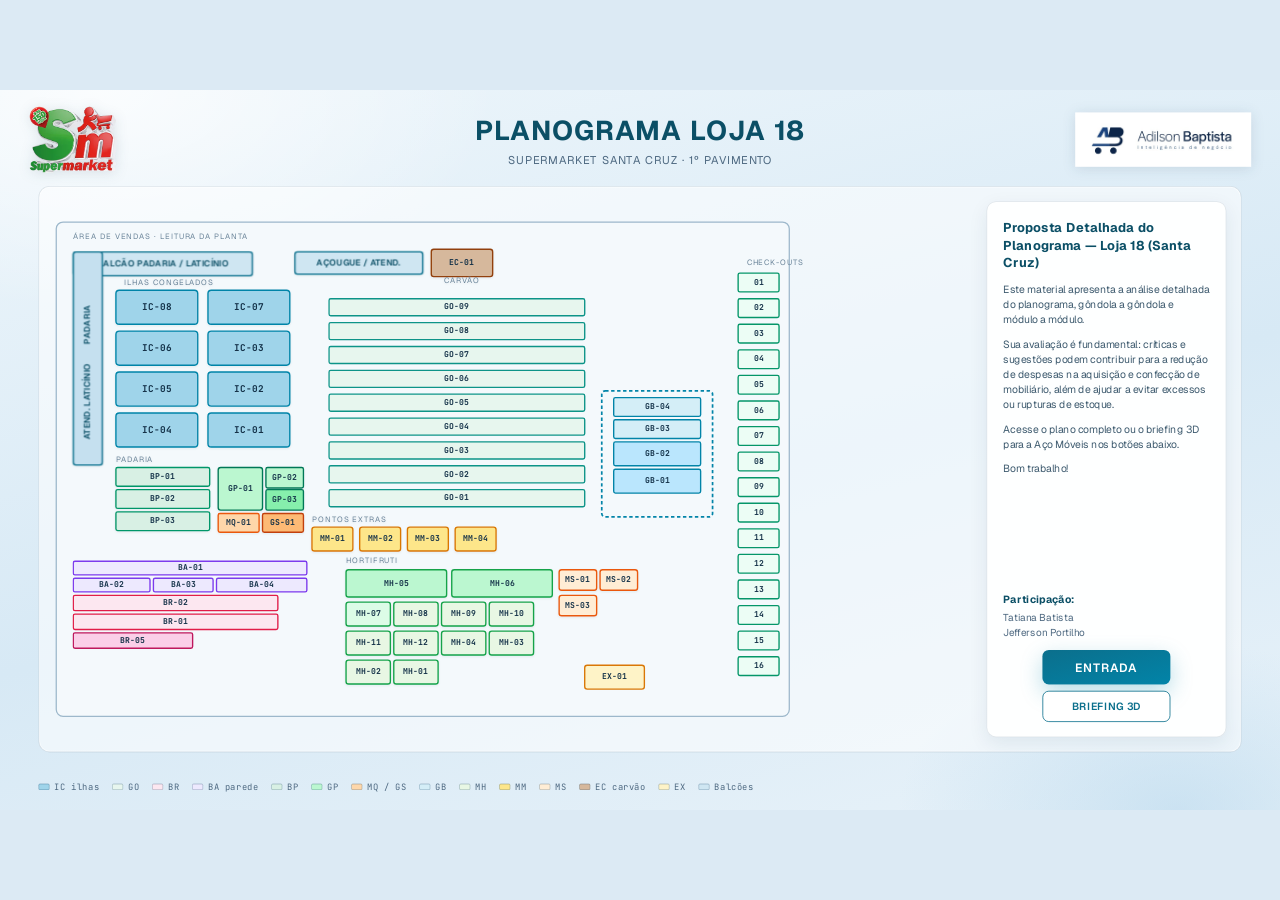
<file: index.html>
﻿<!DOCTYPE html>
<html lang="pt-BR">
<head>
  <meta charset="utf-8" />
  <meta http-equiv="refresh" content="0; url=planograma/capa.html?v=lj01-0909-26" />
  <meta http-equiv="Cache-Control" content="no-cache, no-store, must-revalidate" />
  <title>Planograma Loja 18</title>
  <link rel="canonical" href="planograma/capa.html" />
  <script>location.replace("planograma/capa.html?v=lj01-0909-26");</script>
</head>
<body>
  <p><a href="planograma/capa.html?v=lj01-0909-26">Abrir Planograma Loja 18</a></p>
</body>
</html>
</file>
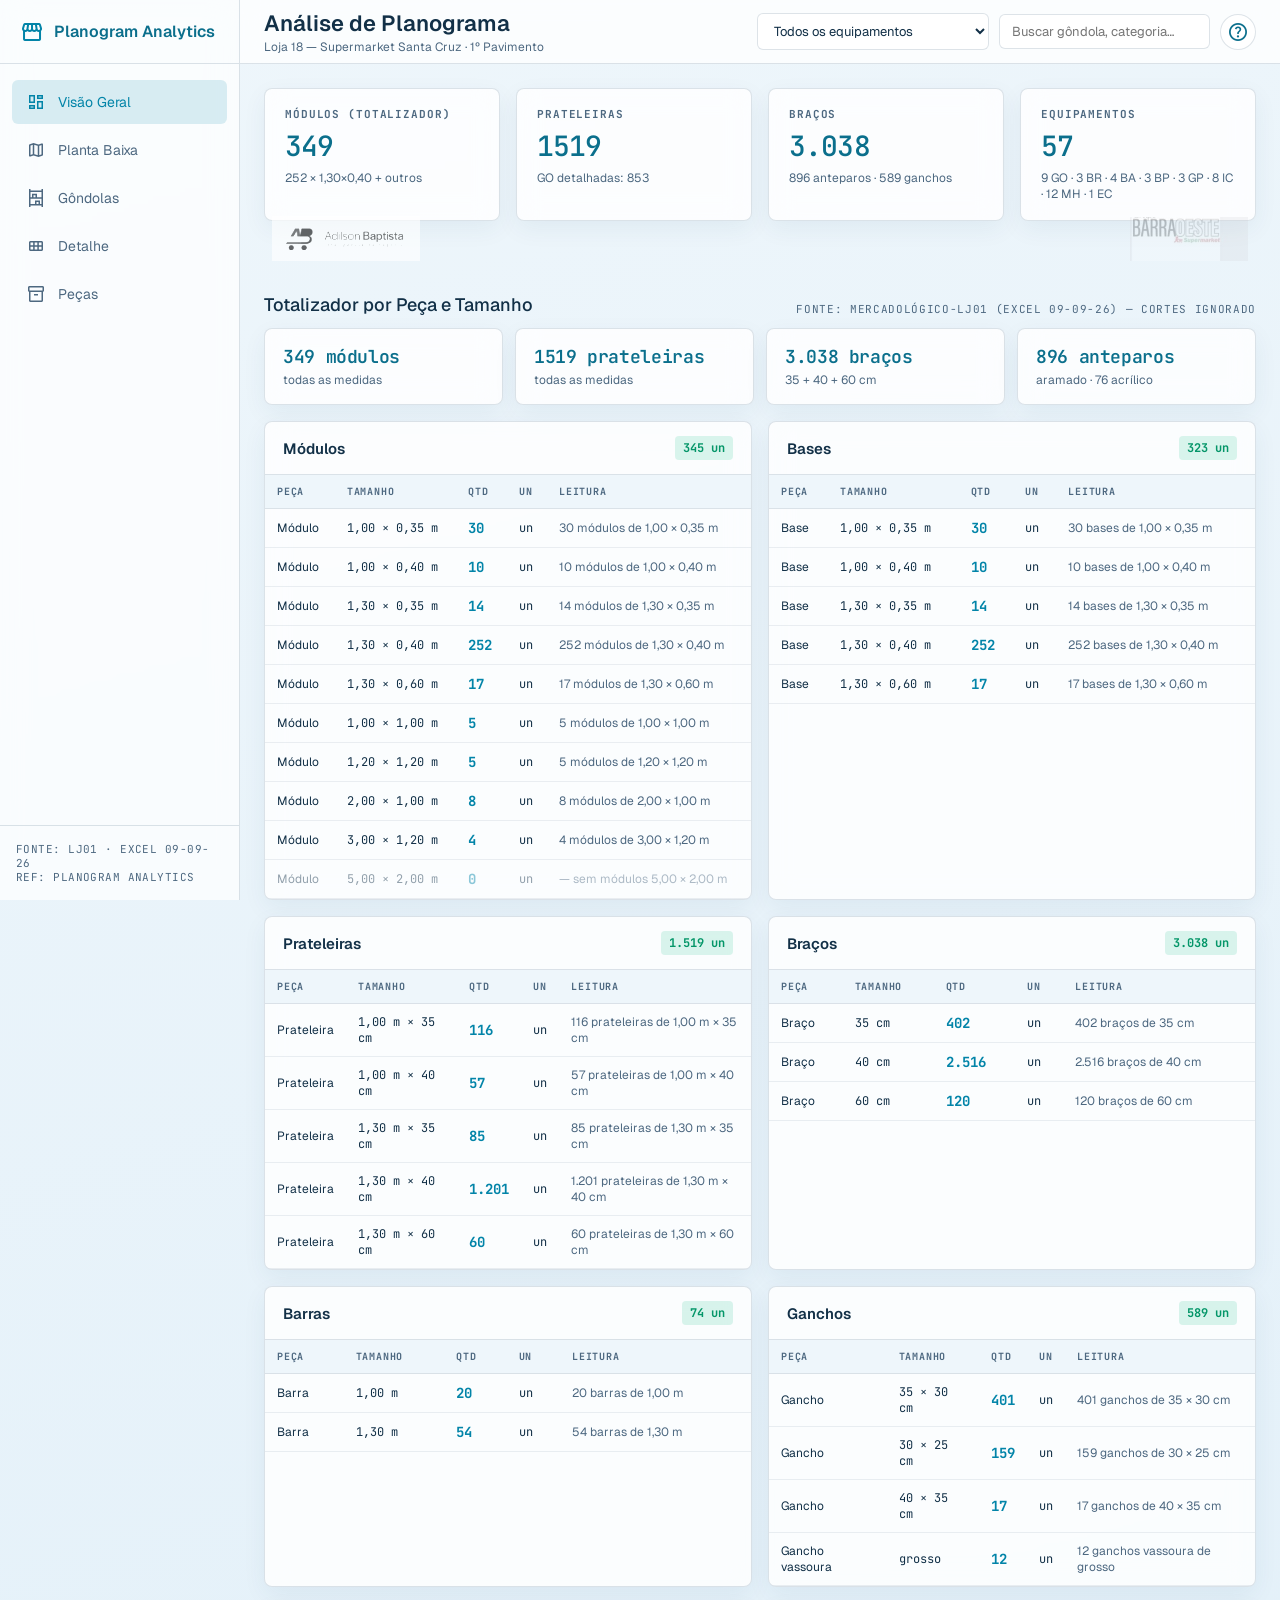
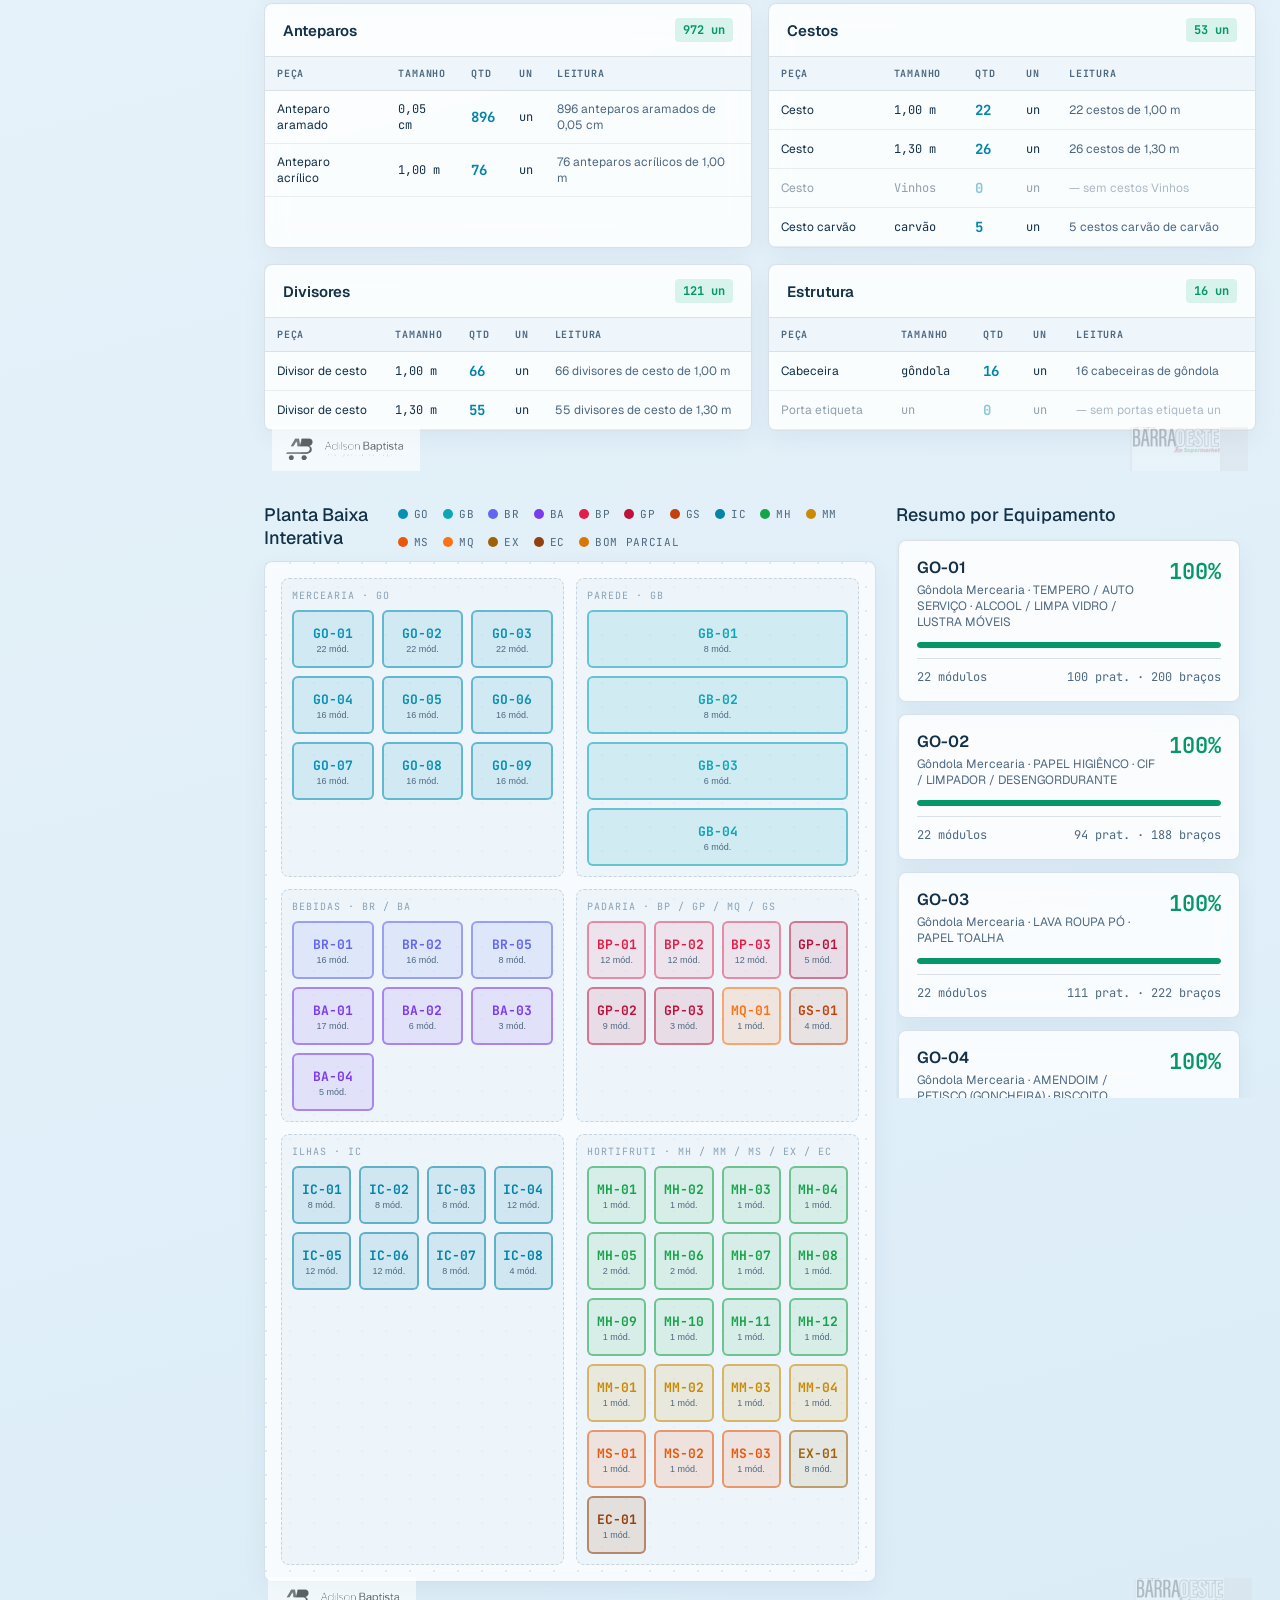
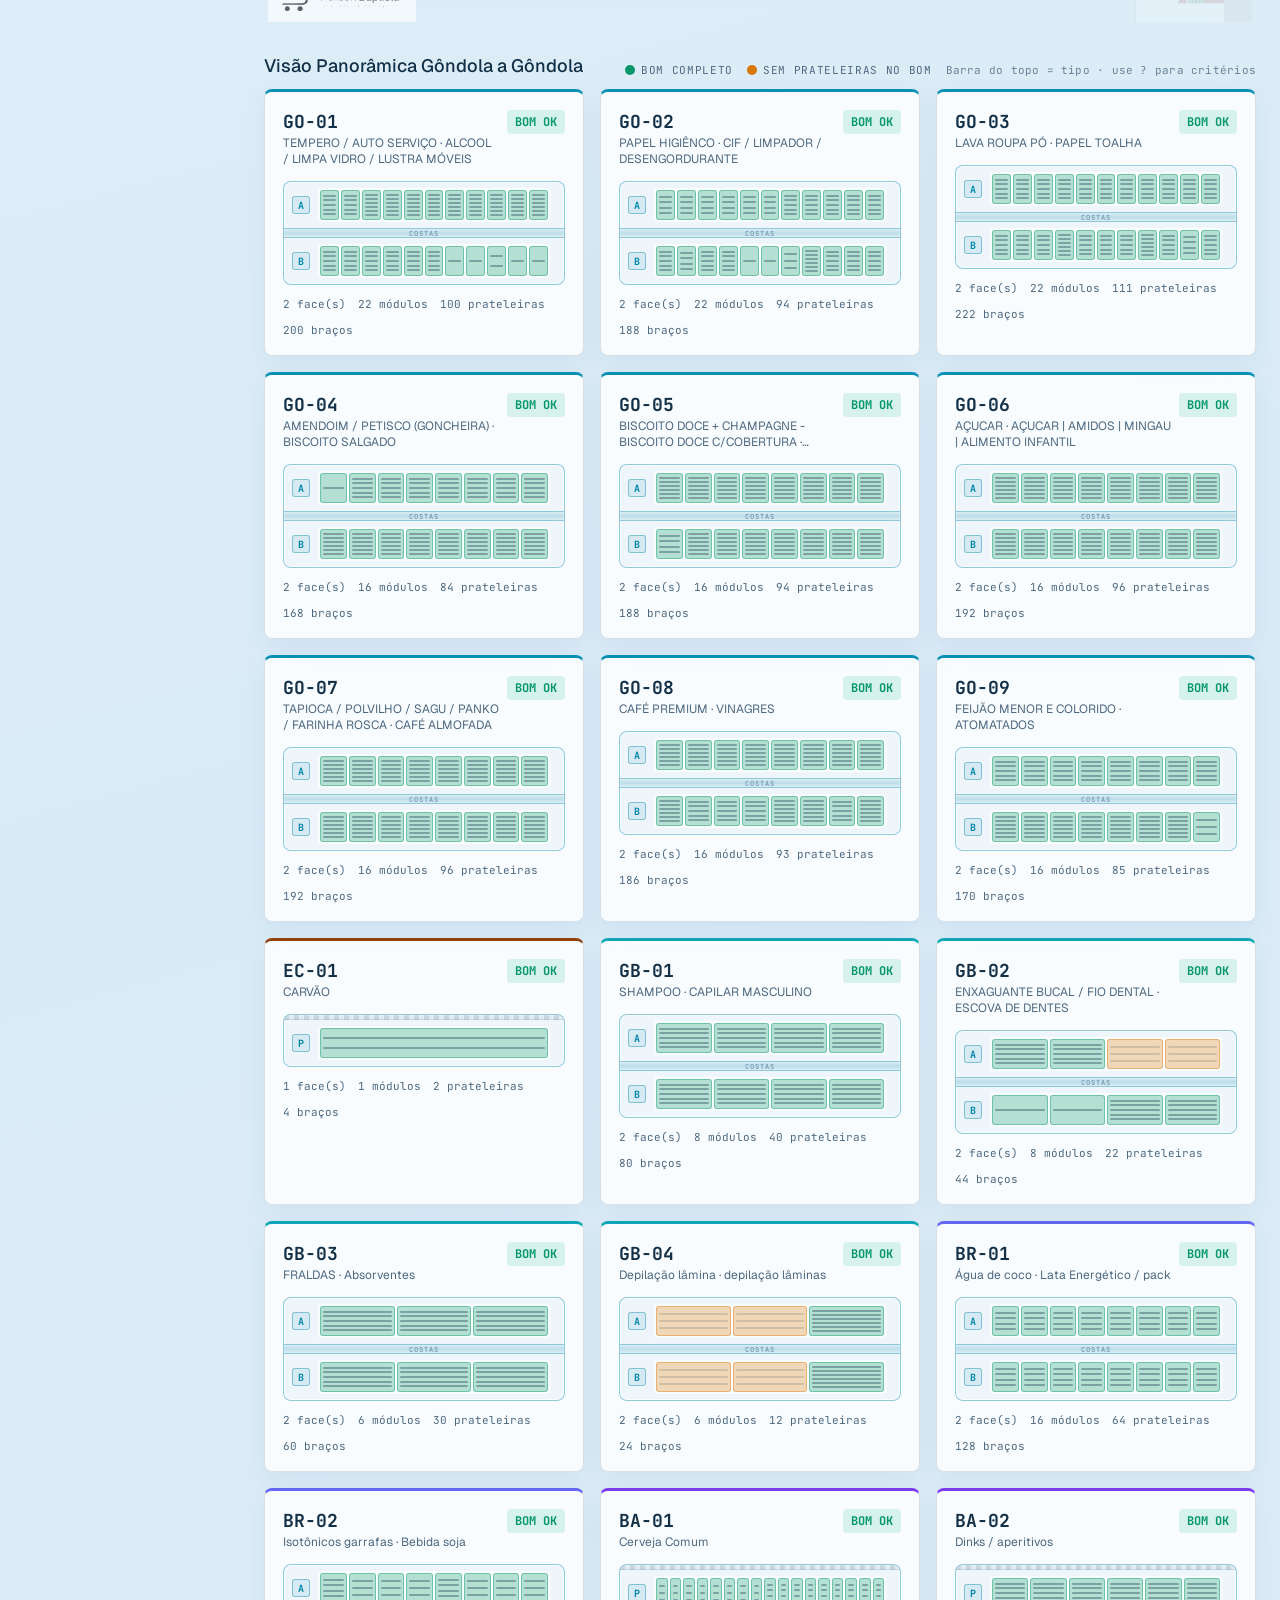
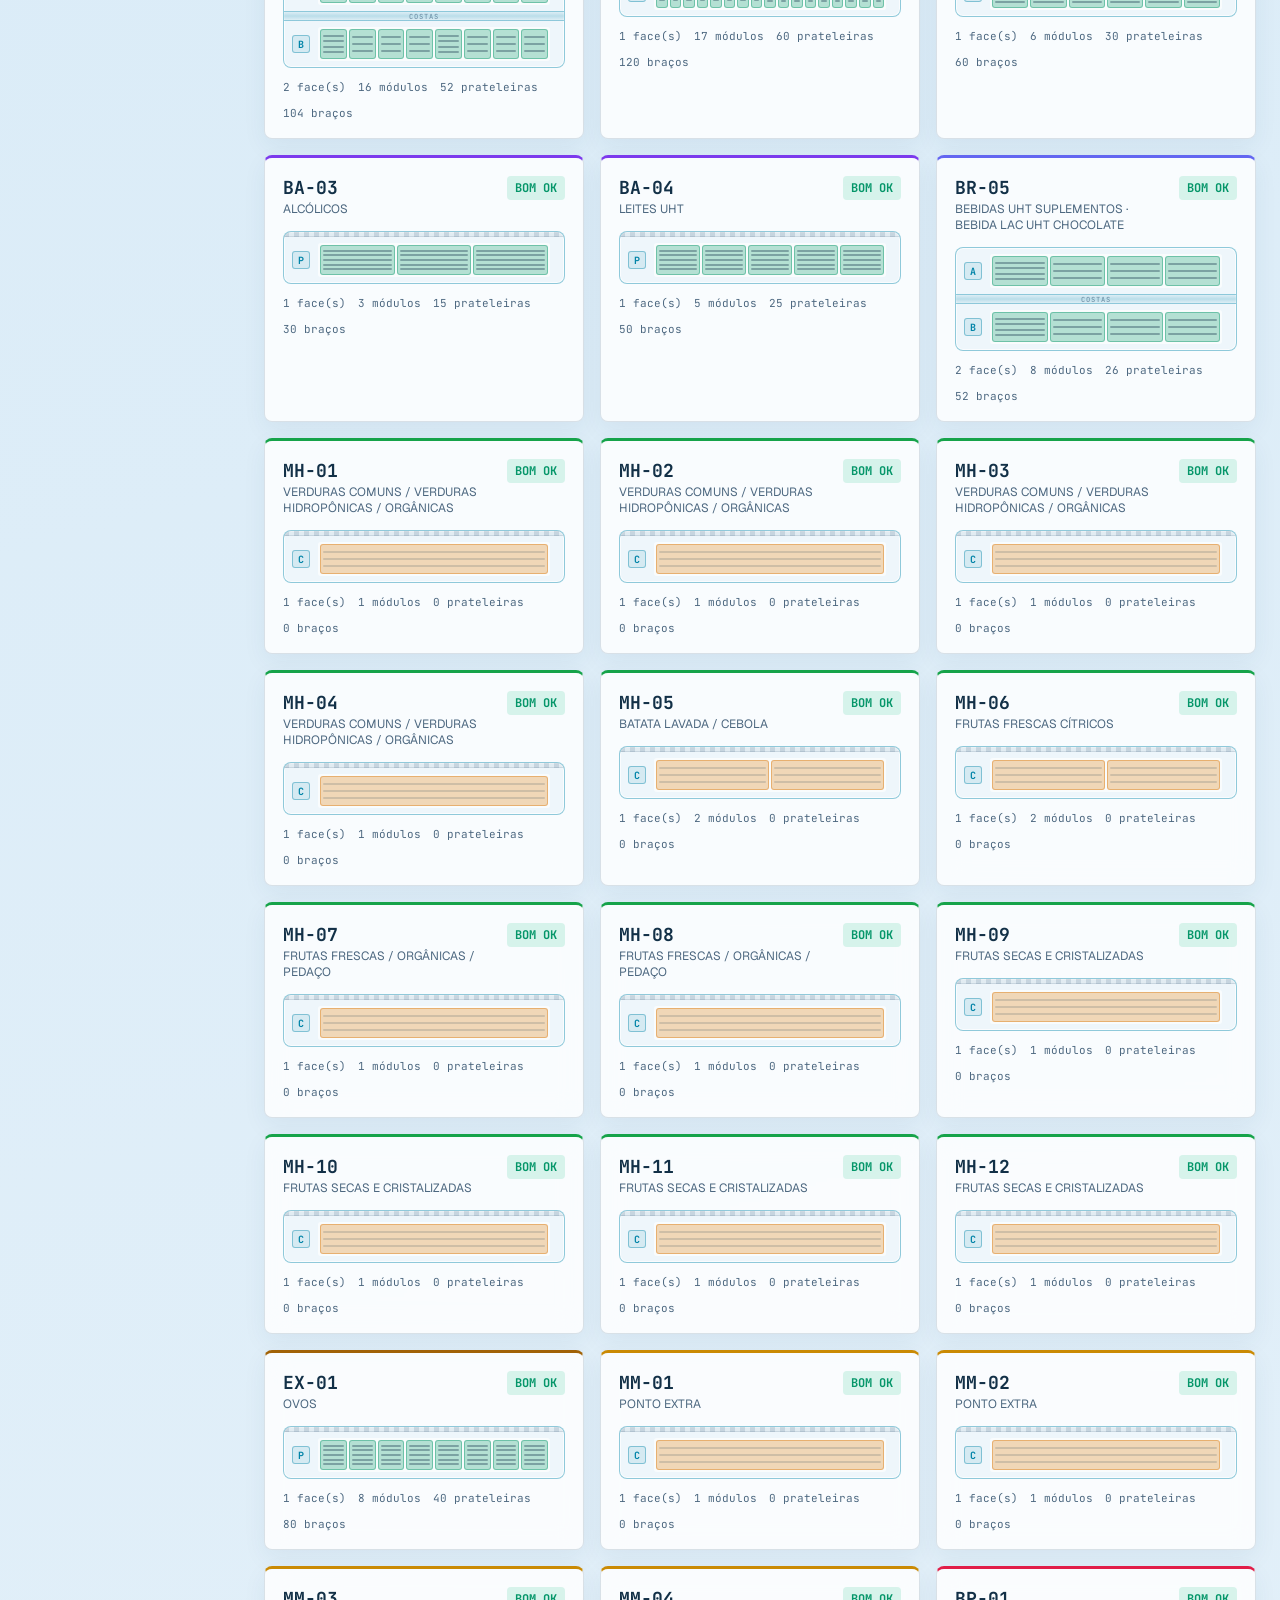
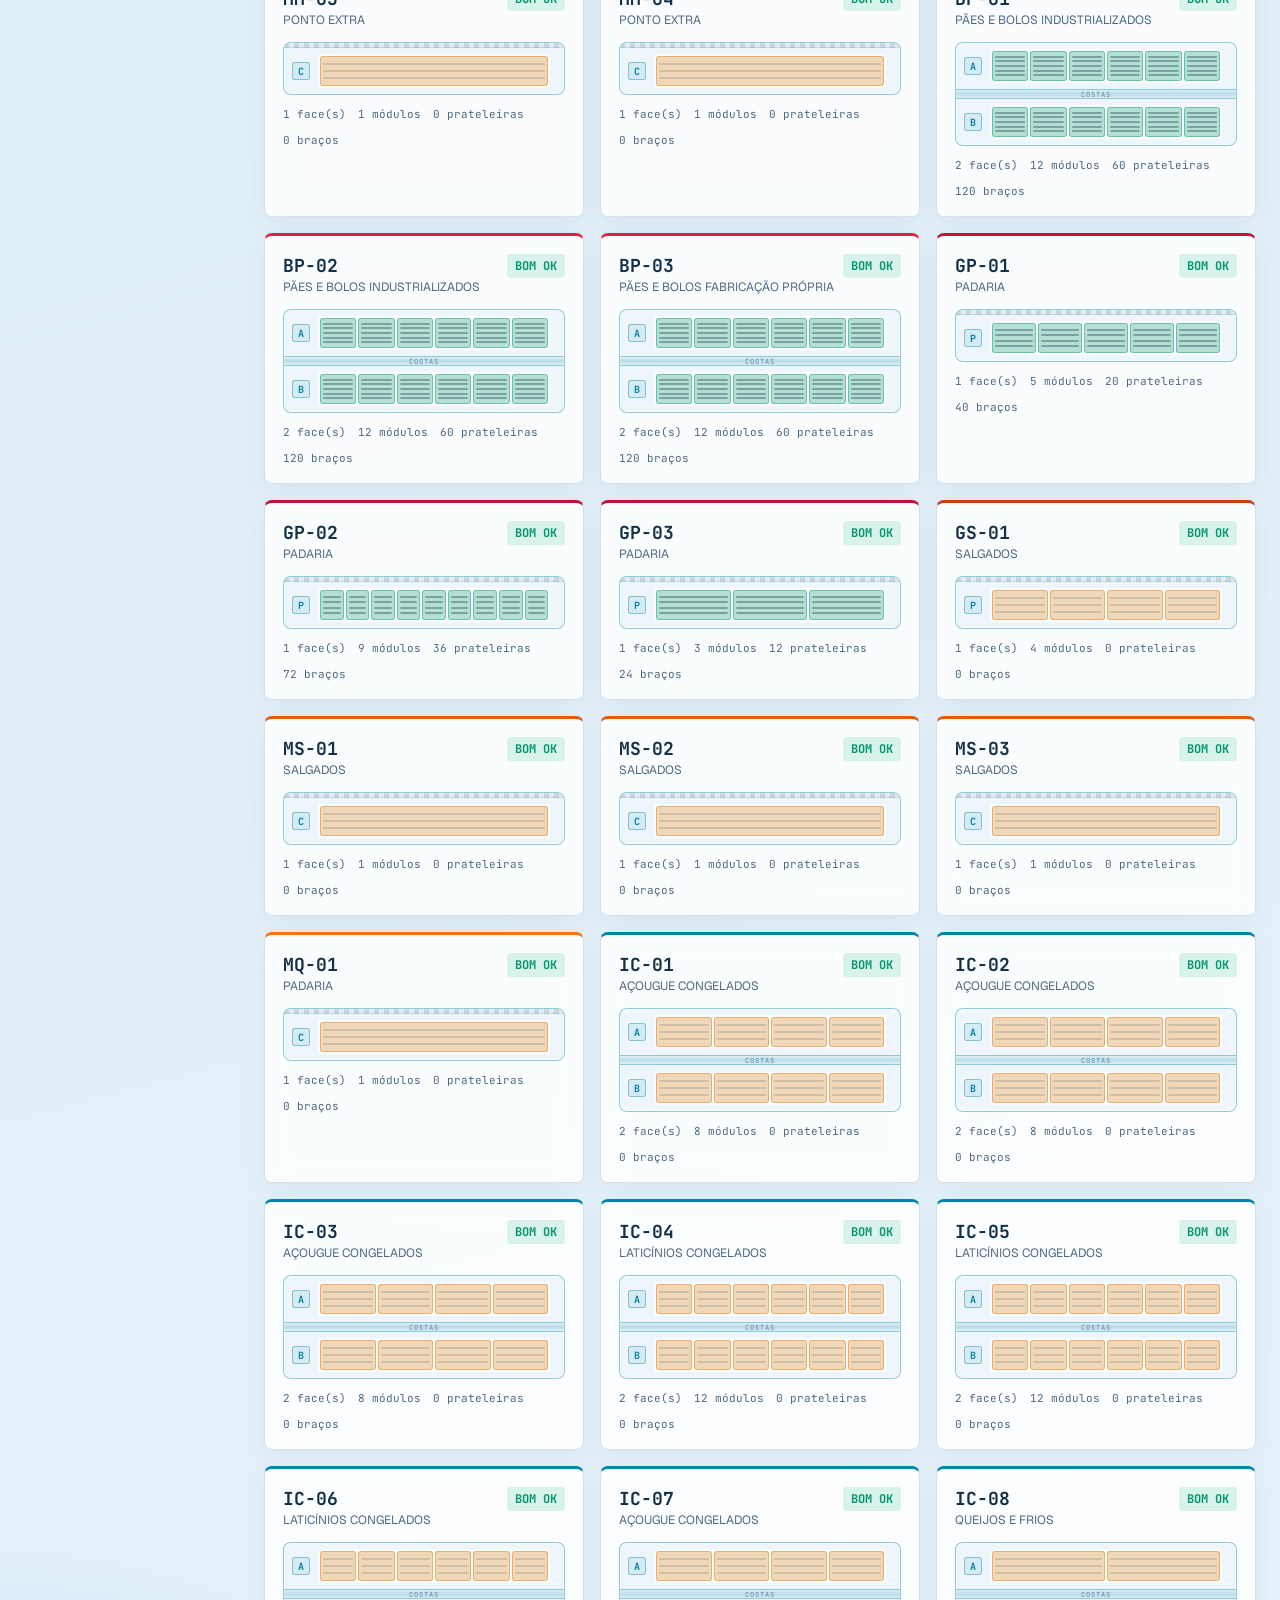
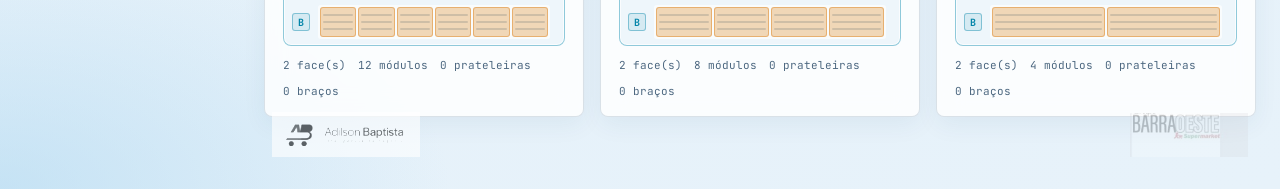
<file: planograma/index.html>
<!DOCTYPE html>
<html lang="pt-BR">
<head>
  <meta charset="utf-8" />
  <meta name="viewport" content="width=device-width, initial-scale=1" />
  <meta http-equiv="Cache-Control" content="no-cache, no-store, must-revalidate" />
  <meta http-equiv="Pragma" content="no-cache" />
  <meta http-equiv="Expires" content="0" />
  <title>Planograma Loja 18 — Análise</title>
  <link rel="preconnect" href="https://fonts.googleapis.com" />
  <link rel="preconnect" href="https://fonts.gstatic.com" crossorigin />
  <link href="https://fonts.googleapis.com/css2?family=Geist:wght@400;500;600;700&family=JetBrains+Mono:wght@400;500;700&display=swap" rel="stylesheet" />
  <link href="https://fonts.googleapis.com/css2?family=Material+Symbols+Outlined:wght,FILL@100..700,0..1&display=swap" rel="stylesheet" />
  <link rel="stylesheet" href="styles.css" />
</head>
<body>
  <aside class="sidebar">
    <div class="brand">
      <span class="material-symbols-outlined">storefront</span>
      <span>Planogram Analytics</span>
    </div>
    <nav class="nav">
      <button class="active" data-nav="resumo"><span class="material-symbols-outlined">dashboard</span> Visão Geral</button>
      <button data-nav="planta"><span class="material-symbols-outlined">map</span> Planta Baixa</button>
      <button data-nav="gondolas"><span class="material-symbols-outlined">shelves</span> Gôndolas</button>
      <button data-nav="detalhe"><span class="material-symbols-outlined">view_module</span> Detalhe</button>
      <button data-nav="pecas"><span class="material-symbols-outlined">inventory_2</span> Peças</button>
    </nav>
    <div class="sidebar-foot">
      FONTE: LJ01 · EXCEL 09-09-26<br />
      REF: PLANOGRAM ANALYTICS
    </div>
  </aside>

  <div class="main">
    <header class="topbar">
      <div>
        <h1>Análise de Planograma</h1>
        <div id="storeLabel" style="font-size:12px;color:var(--on-variant);margin-top:2px"></div>
      </div>
      <div class="filters">
        <select id="filterTipo" aria-label="Filtrar tipo">
          <option value="ALL">Todos os equipamentos</option>
          <option value="GO">GO — Mercearia</option>
          <option value="GB">GB — Perfumaria</option>
          <option value="BR">BR — Bebidas</option>
          <option value="BA">BA — Parede bebidas</option>
          <option value="BP">BP — Pães</option>
          <option value="GP">GP — Padaria</option>
          <option value="GS">GS — Expositor salgados</option>
          <option value="MQ">MQ — Mesa quente</option>
          <option value="IC">IC — Ilhas congelados</option>
          <option value="MH">MH — Hortifruti</option>
          <option value="MM">MM — Pontos extras</option>
          <option value="MS">MS — Mesa salgados</option>
          <option value="EX">EX — Expositor ovos</option>
          <option value="EC">EC — Expositor carvão</option>
          <option value="GC">GC — Expositor carvão (legado)</option>
        </select>
        <input id="search" type="search" placeholder="Buscar gôndola, categoria…" />
        <button type="button" class="btn-help" id="btnHelp" title="Critérios de leitura" aria-label="Abrir critérios de leitura" aria-haspopup="dialog" aria-controls="helpModal">
          <span class="material-symbols-outlined" aria-hidden="true">help</span>
        </button>
      </div>
    </header>

    <div class="content">
      <section id="section-kpis" class="view-panel">
        <div class="kpi-row" id="kpis"></div>
        <img class="view-logo view-logo-abb" src="assets/logo-abb.jpeg" alt="" />
        <img class="view-logo view-logo-bo" src="assets/logo-barraoeste.png" alt="" />
      </section>

      <section id="section-pecas" class="view-panel">
        <div class="section-title">
          <h2>Totalizador por Peça e Tamanho</h2>
          <div class="legend">
            <span>Fonte: Mercadológico-LJ01 (Excel 09-09-26) — Cortes ignorado</span>
          </div>
        </div>
        <div class="pecas-board" id="pecasBoard"></div>
        <img class="view-logo view-logo-abb" src="assets/logo-abb.jpeg" alt="" />
        <img class="view-logo view-logo-bo" src="assets/logo-barraoeste.png" alt="" />
      </section>

      <section id="section-planta" class="board view-panel">
        <div>
          <div class="section-title">
            <h2>Planta Baixa Interativa</h2>
            <div class="legend">
              <span><i class="dot go"></i> GO</span>
              <span><i class="dot gb"></i> GB</span>
              <span><i class="dot br"></i> BR</span>
              <span><i class="dot ba"></i> BA</span>
              <span><i class="dot bp"></i> BP</span>
              <span><i class="dot gp"></i> GP</span>
              <span><i class="dot gs"></i> GS</span>
              <span><i class="dot ic"></i> IC</span>
              <span><i class="dot mh"></i> MH</span>
              <span><i class="dot mm"></i> MM</span>
              <span><i class="dot ms"></i> MS</span>
              <span><i class="dot mq"></i> MQ</span>
              <span><i class="dot ex"></i> EX</span>
              <span><i class="dot ec"></i> EC</span>
              <span><i class="dot warn"></i> BOM parcial</span>
            </div>
          </div>
          <div class="floor-map glass" id="floorMap"></div>
        </div>
        <div>
          <div class="section-title">
            <h2>Resumo por Equipamento</h2>
          </div>
          <div class="cat-list" id="catList"></div>
        </div>
        <img class="view-logo view-logo-abb" src="assets/logo-abb.jpeg" alt="" />
        <img class="view-logo view-logo-bo" src="assets/logo-barraoeste.png" alt="" />
      </section>

      <section id="section-gondolas" class="view-panel">
        <div class="section-title">
          <h2>Visão Panorâmica Gôndola a Gôndola</h2>
          <div class="legend">
            <span><i class="dot ok"></i> BOM completo</span>
            <span><i class="dot warn"></i> Sem prateleiras no BOM</span>
            <span class="legend-hint">Barra do topo = tipo · use ? para critérios</span>
          </div>
        </div>
        <div class="gondola-grid" id="gondolaGrid"></div>
        <img class="view-logo view-logo-abb" src="assets/logo-abb.jpeg" alt="" />
        <img class="view-logo view-logo-bo" src="assets/logo-barraoeste.png" alt="" />
      </section>

      <section class="detail view-panel" id="detail">
        <div class="section-title">
          <h2>Detalhe do Equipamento</h2>
          <div class="legend">
            <span>Face A/B/P/C · só colunas com peças nesta face</span>
          </div>
        </div>
        <div id="detailBody"></div>
        <img class="view-logo view-logo-abb" src="assets/logo-abb.jpeg" alt="" />
        <img class="view-logo view-logo-bo" src="assets/logo-barraoeste.png" alt="" />
      </section>
    </div>
  </div>

  <div class="help-overlay" id="helpModal" hidden role="dialog" aria-modal="true" aria-labelledby="helpTitle">
    <div class="help-panel glass">
      <header class="help-head">
        <div>
          <h2 id="helpTitle">Critérios de leitura</h2>
          <p>Como interpretar barras, badges e o desenho das gôndolas</p>
        </div>
        <button type="button" class="btn" id="btnCloseHelp" aria-label="Fechar">
          <span class="material-symbols-outlined" style="font-size:18px">close</span>
        </button>
      </header>

      <div class="help-body">
        <section class="help-block">
          <h3>1. Barra colorida no topo do card</h3>
          <p>Indica o <strong>tipo de equipamento</strong>, não o status BOM. BR e BP podem ambos estar “PARCIAL” e ter cores diferentes.</p>
          <div class="help-swatches">
            <div class="help-swatch"><i class="sw go"></i><span>GO · Mercearia</span></div>
            <div class="help-swatch"><i class="sw br"></i><span>BR · Bebidas</span></div>
            <div class="help-swatch"><i class="sw ba"></i><span>BA · Parede bebidas</span></div>
            <div class="help-swatch"><i class="sw bp"></i><span>BP · Balcão Pães</span></div>
            <div class="help-swatch"><i class="sw gp"></i><span>GP · Gôndola Padaria</span></div>
            <div class="help-swatch"><i class="sw gs"></i><span>GS · Salgados</span></div>
            <div class="help-swatch"><i class="sw gb"></i><span>GB · Parede</span></div>
            <div class="help-swatch"><i class="sw ic"></i><span>IC · Ilhas</span></div>
            <div class="help-swatch"><i class="sw mh"></i><span>MH · Hortifruti</span></div>
            <div class="help-swatch"><i class="sw ex"></i><span>EX · Ovos</span></div>
            <div class="help-swatch"><i class="sw ec"></i><span>EC · Carvão</span></div>
          </div>
        </section>

        <section class="help-block">
          <h3>2. Badge de status (canto superior direito)</h3>
          <p>Reflete o <strong>preenchimento do BOM</strong> no Excel (módulos × hardware de prateleira).</p>
          <table class="help-table">
            <thead>
              <tr><th>Badge</th><th>Significado</th><th>Quando aparece</th></tr>
            </thead>
            <tbody>
              <tr>
                <td><span class="badge ok">BOM OK</span></td>
                <td>BOM completo no LJ01</td>
                <td>Módulos com quantidade de prateleiras / braços informada</td>
              </tr>
              <tr>
                <td><span class="badge warn">PARCIAL</span></td>
                <td>BOM incompleto</td>
                <td>Há módulos e categorias, mas <em>0 prateleiras</em> no detalhe (comum em BR/BP)</td>
              </tr>
              <tr>
                <td><span class="badge alert">VAZIO</span></td>
                <td>Sem preenchimento útil</td>
                <td>Equipamento sem dados de BOM utilizáveis no LJ01</td>
              </tr>
            </tbody>
          </table>
        </section>

        <section class="help-block">
          <h3>3. Blocos laranja / verdes no desenho</h3>
          <p>Cada retângulo vertical é um <strong>módulo</strong> da face. A cor do bloco é o status daquele módulo:</p>
          <div class="help-mod-row">
            <div class="help-mod-sample">
              <div class="mod-cell ok"><div class="mod-shelves"><i></i><i></i><i></i><i></i></div></div>
              <span><strong>Verde</strong> — tem prateleiras no Excel (≥ 1)</span>
            </div>
            <div class="help-mod-sample">
              <div class="mod-cell warn"><div class="mod-shelves empty-shelves"><i></i><i></i><i></i></div></div>
              <span><strong>Laranja</strong> — módulo declarado, mas 0 prateleiras (ou sintético)</span>
            </div>
            <div class="help-mod-sample">
              <div class="mod-cell empty"></div>
              <span><strong>Vazio</strong> — sem módulo / placeholder</span>
            </div>
          </div>
          <p class="help-note">As linhas horizontais dentro do bloco verde representam prateleiras reais (até 6 desenhadas). No bloco laranja, as 3 linhas claras são só <strong>placeholder visual</strong> — não contam como prateleiras. Por isso o rodapé pode mostrar “0 prateleiras” mesmo com linhas no desenho.</p>
        </section>

        <section class="help-block">
          <h3>4. Por que uns cards têm muitos blocos finos?</h3>
          <p>A largura do card é fixa: quanto mais módulos na face, mais estreitos ficam os retângulos. Ex.: BA-01 com 17 módulos parece “denso”; BR-05 com 4 módulos por face parece “largo”. Isso não muda o status — só a quantidade de módulos.</p>
        </section>

        <section class="help-block">
          <h3>5. Totais oficiais vs. detalhe por gôndola</h3>
          <ul>
            <li><strong>KPI / Peças</strong> — soma das colunas de BOM do LJ01 (prateleiras, braços por profundidade, ganchos, anteparos, cestos…).</li>
            <li><strong>Card da gôndola</strong> — soma só daquele endereço.</li>
            <li>Fonte exclusiva: aba Mercadológico-LJ01 do Excel 09-09-26. Cortes ignorado.</li>
          </ul>
        </section>

        <section class="help-block help-resumo">
          <h3>Resumo rápido</h3>
          <table class="help-table">
            <thead>
              <tr><th>Elemento</th><th>Significa</th><th>Não significa</th></tr>
            </thead>
            <tbody>
              <tr>
                <td>Barra azul / vermelha no topo</td>
                <td>Tipo (BR / BP / …)</td>
                <td>Gravidade do status</td>
              </tr>
              <tr>
                <td>Badge PARCIAL</td>
                <td>Falta hardware de prateleira no Excel</td>
                <td>Erro de cor da barra</td>
              </tr>
              <tr>
                <td>Módulo laranja + linhas claras</td>
                <td>Módulo existe; prat. = 0</td>
                <td>Que há 3 prateleiras</td>
              </tr>
              <tr>
                <td>Muitos blocos finos</td>
                <td>Muitos módulos na face</td>
                <td>Mais prateleiras</td>
              </tr>
            </tbody>
          </table>
        </section>
      </div>
    </div>
  </div>

  <script src="data.test.js?v=lj01-0909-26"></script>
  <script src="app.js?v=lj01-0909-26"></script>
</body>
</html>
</file>
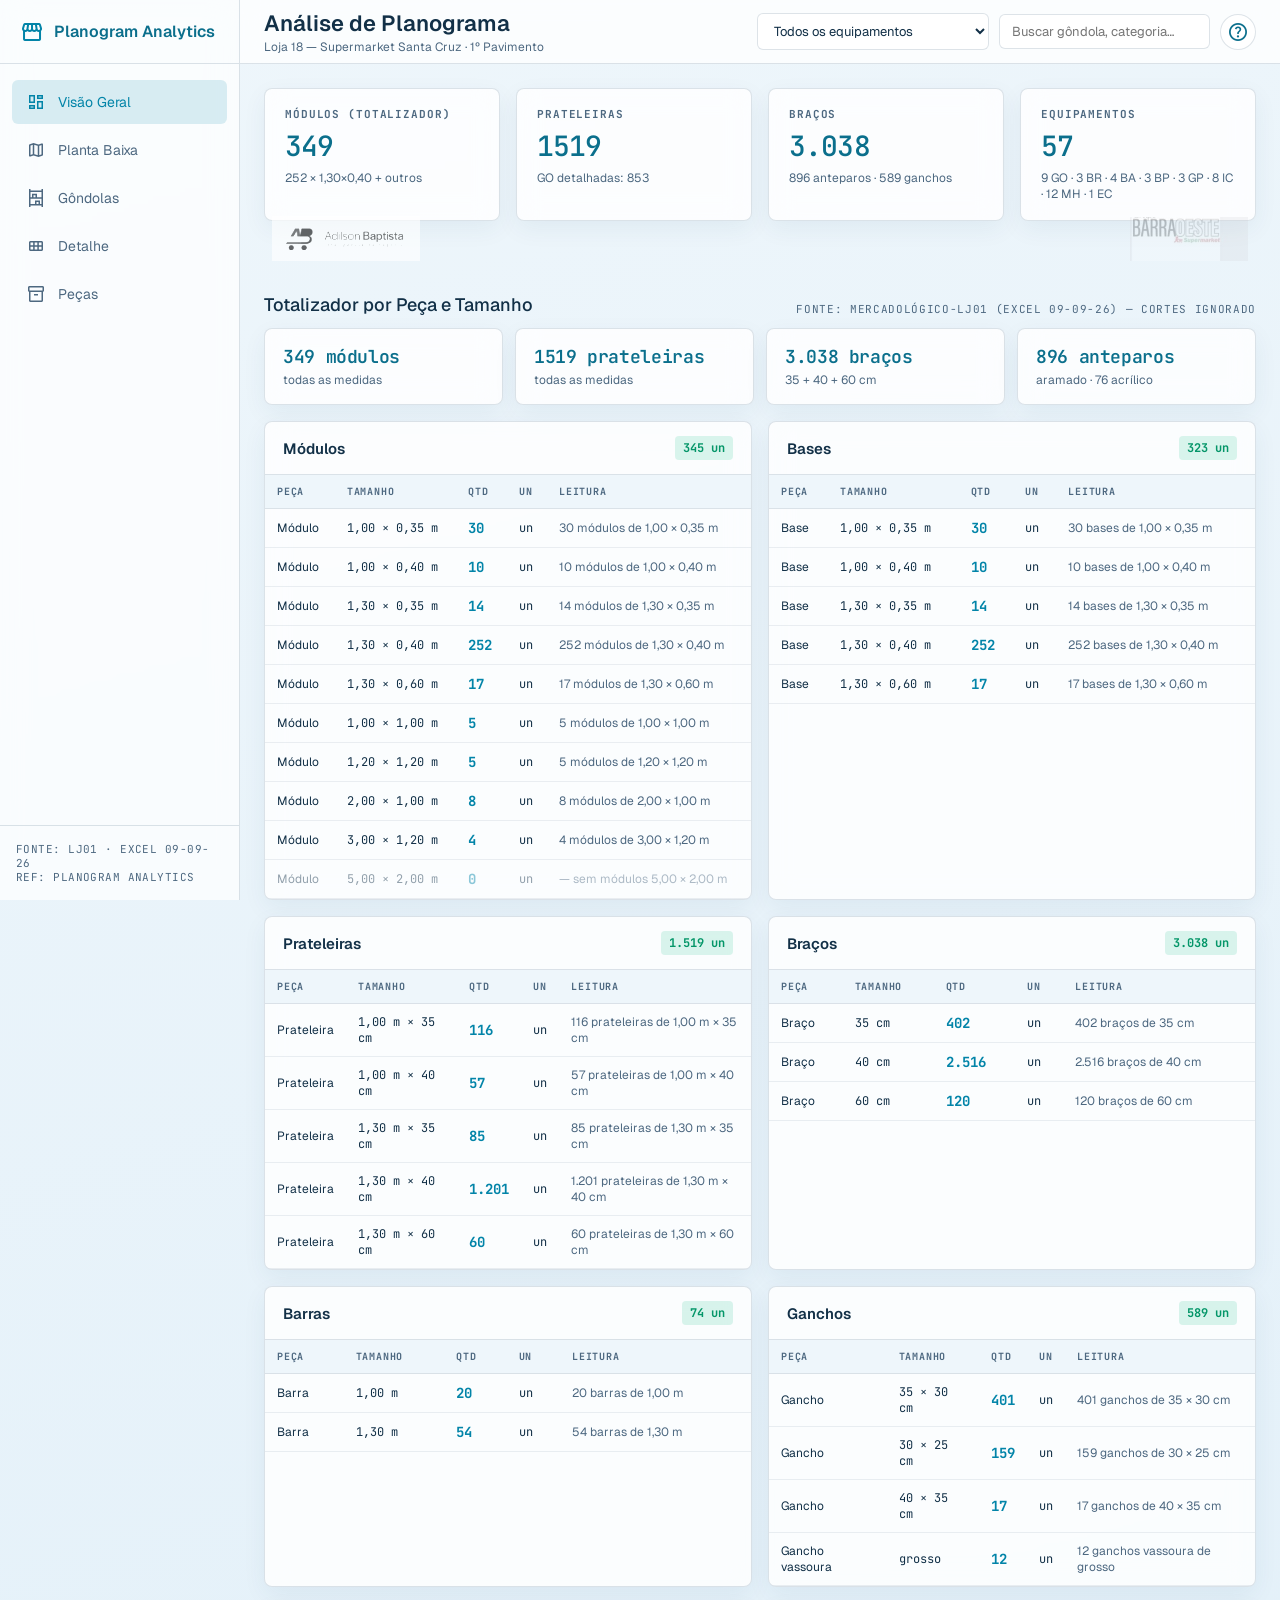
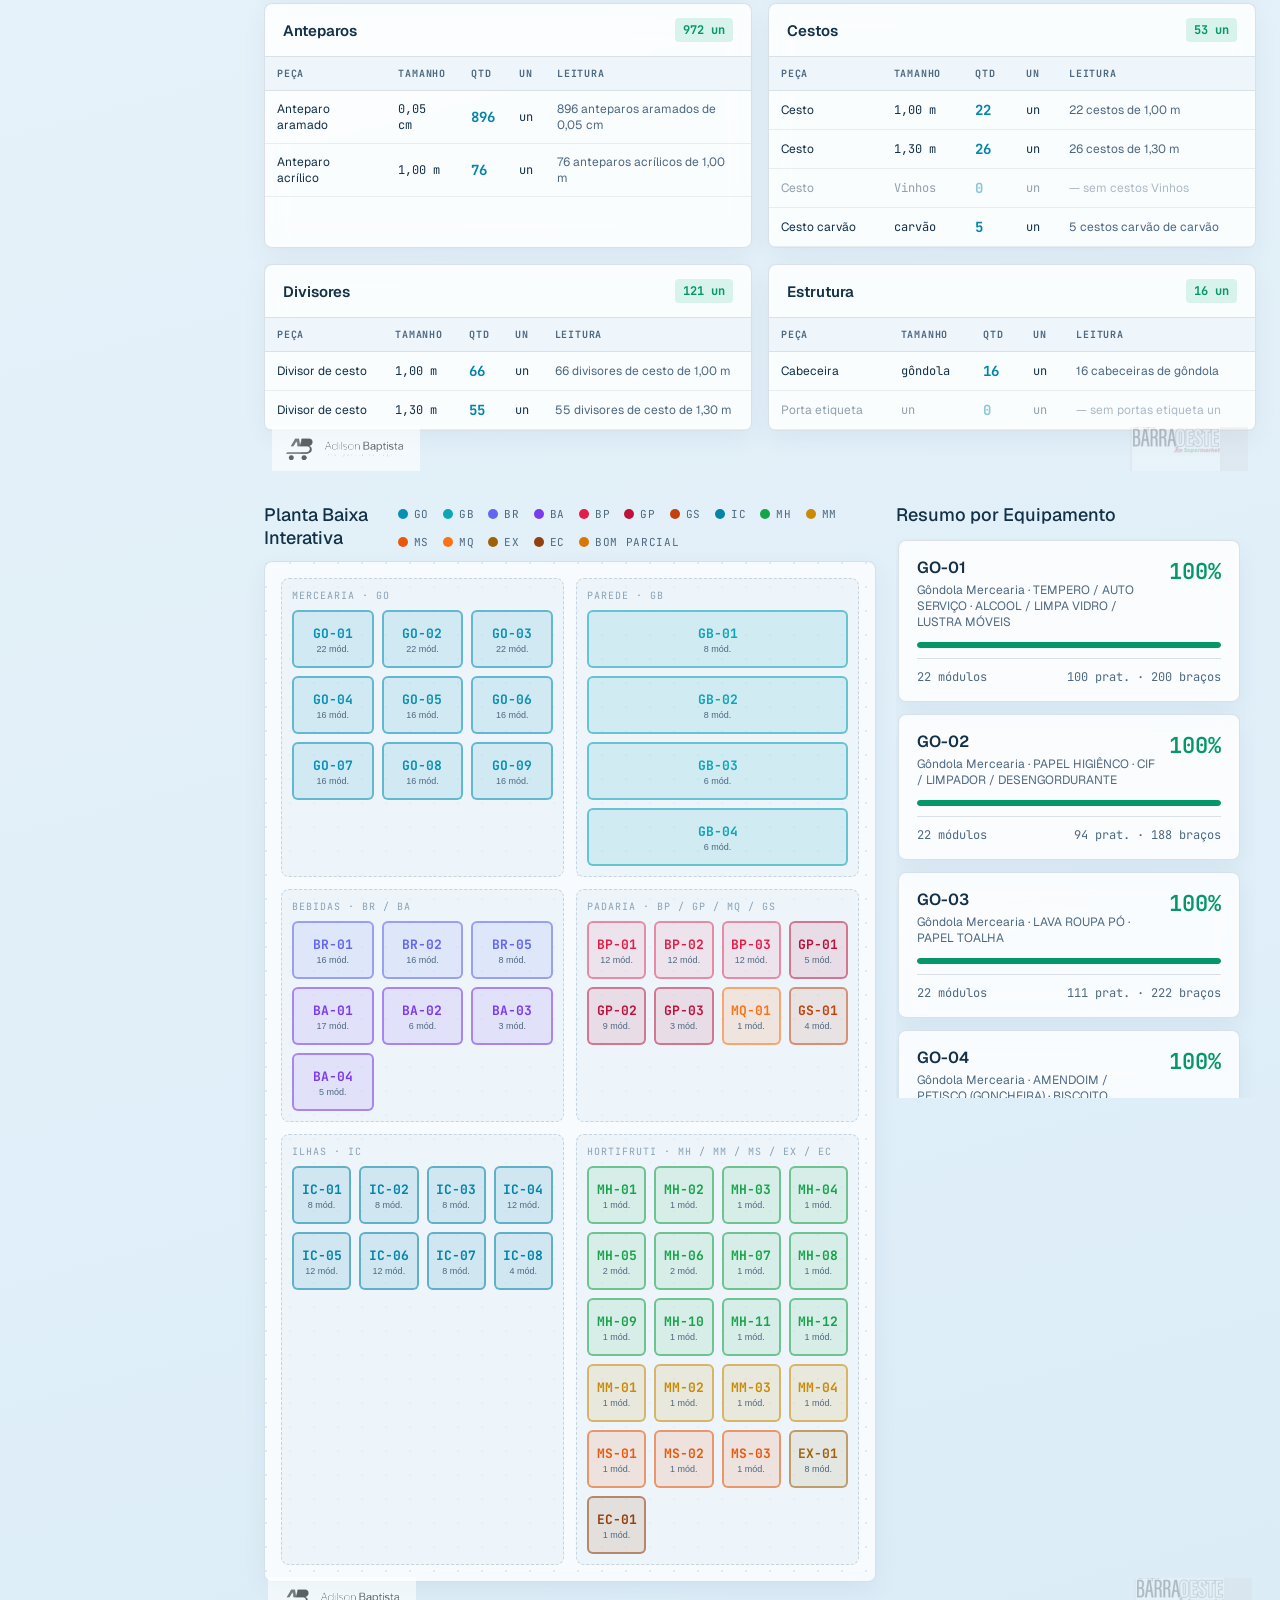
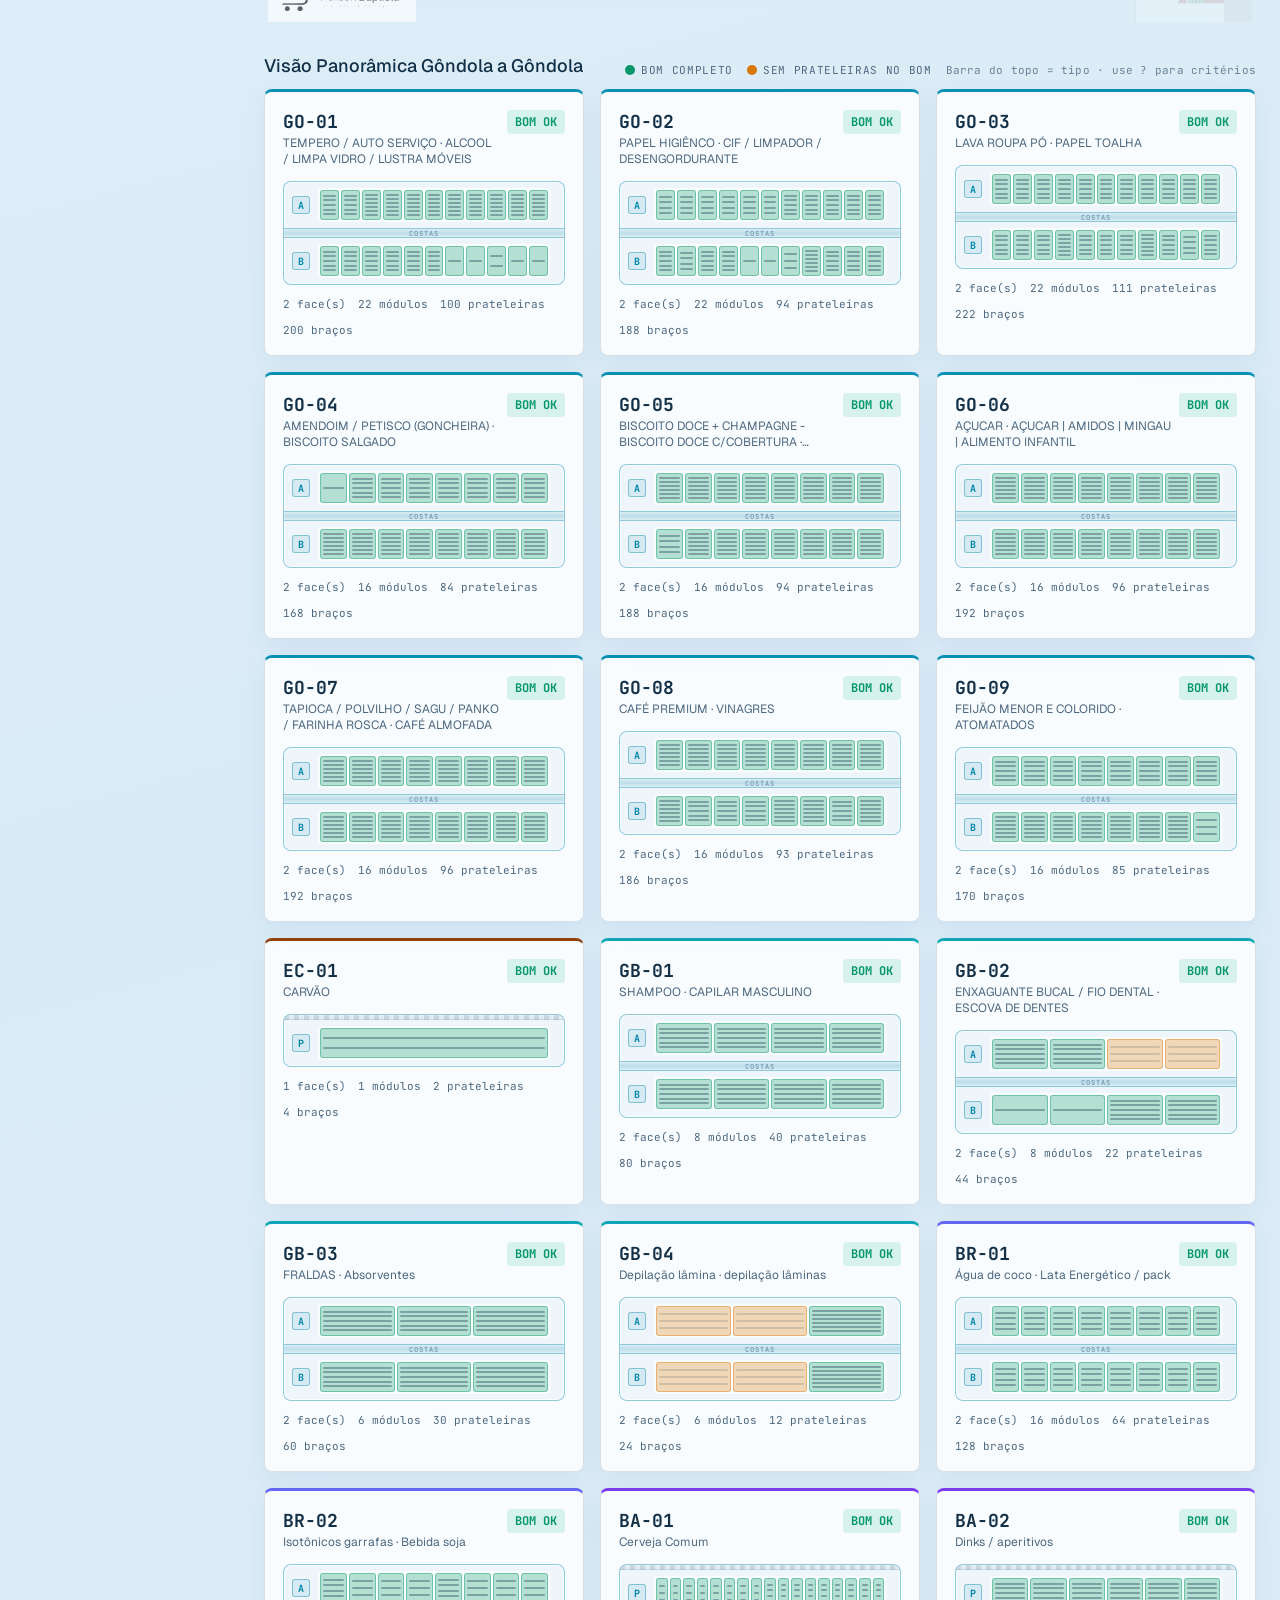
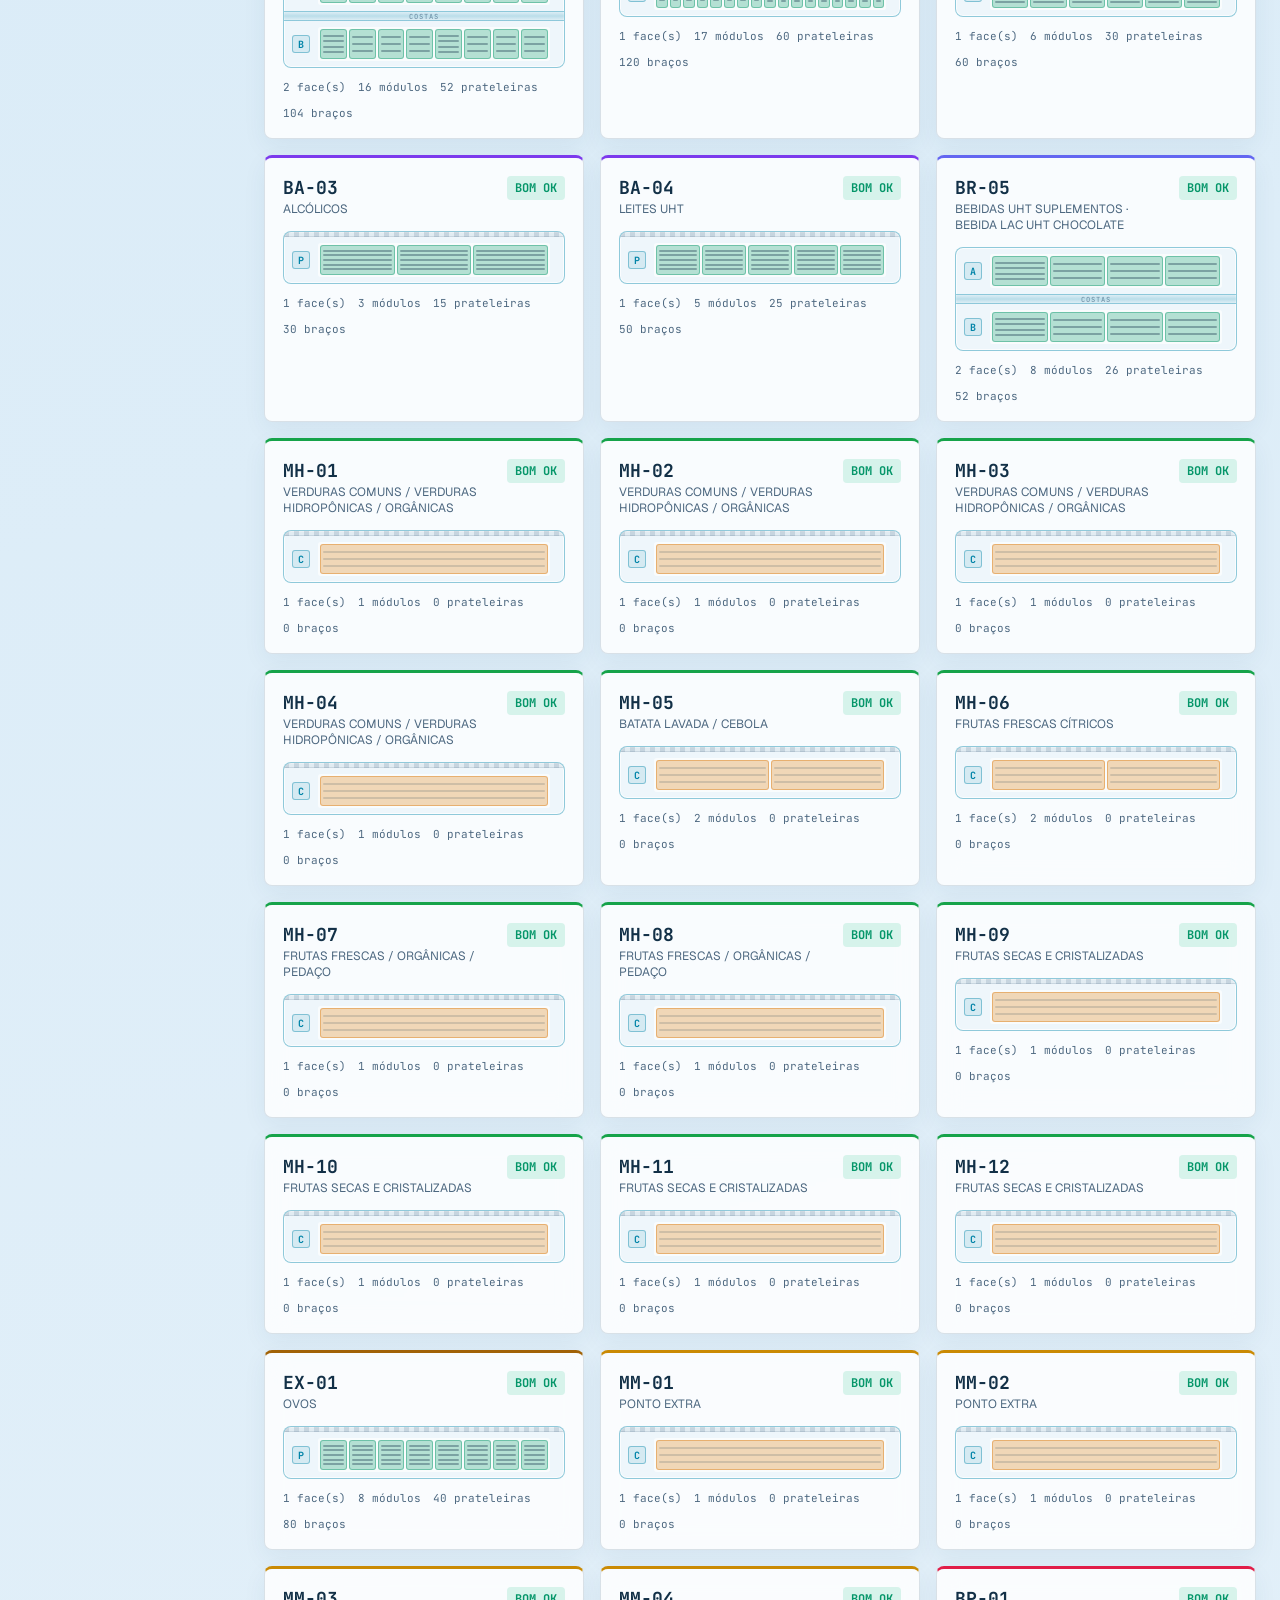
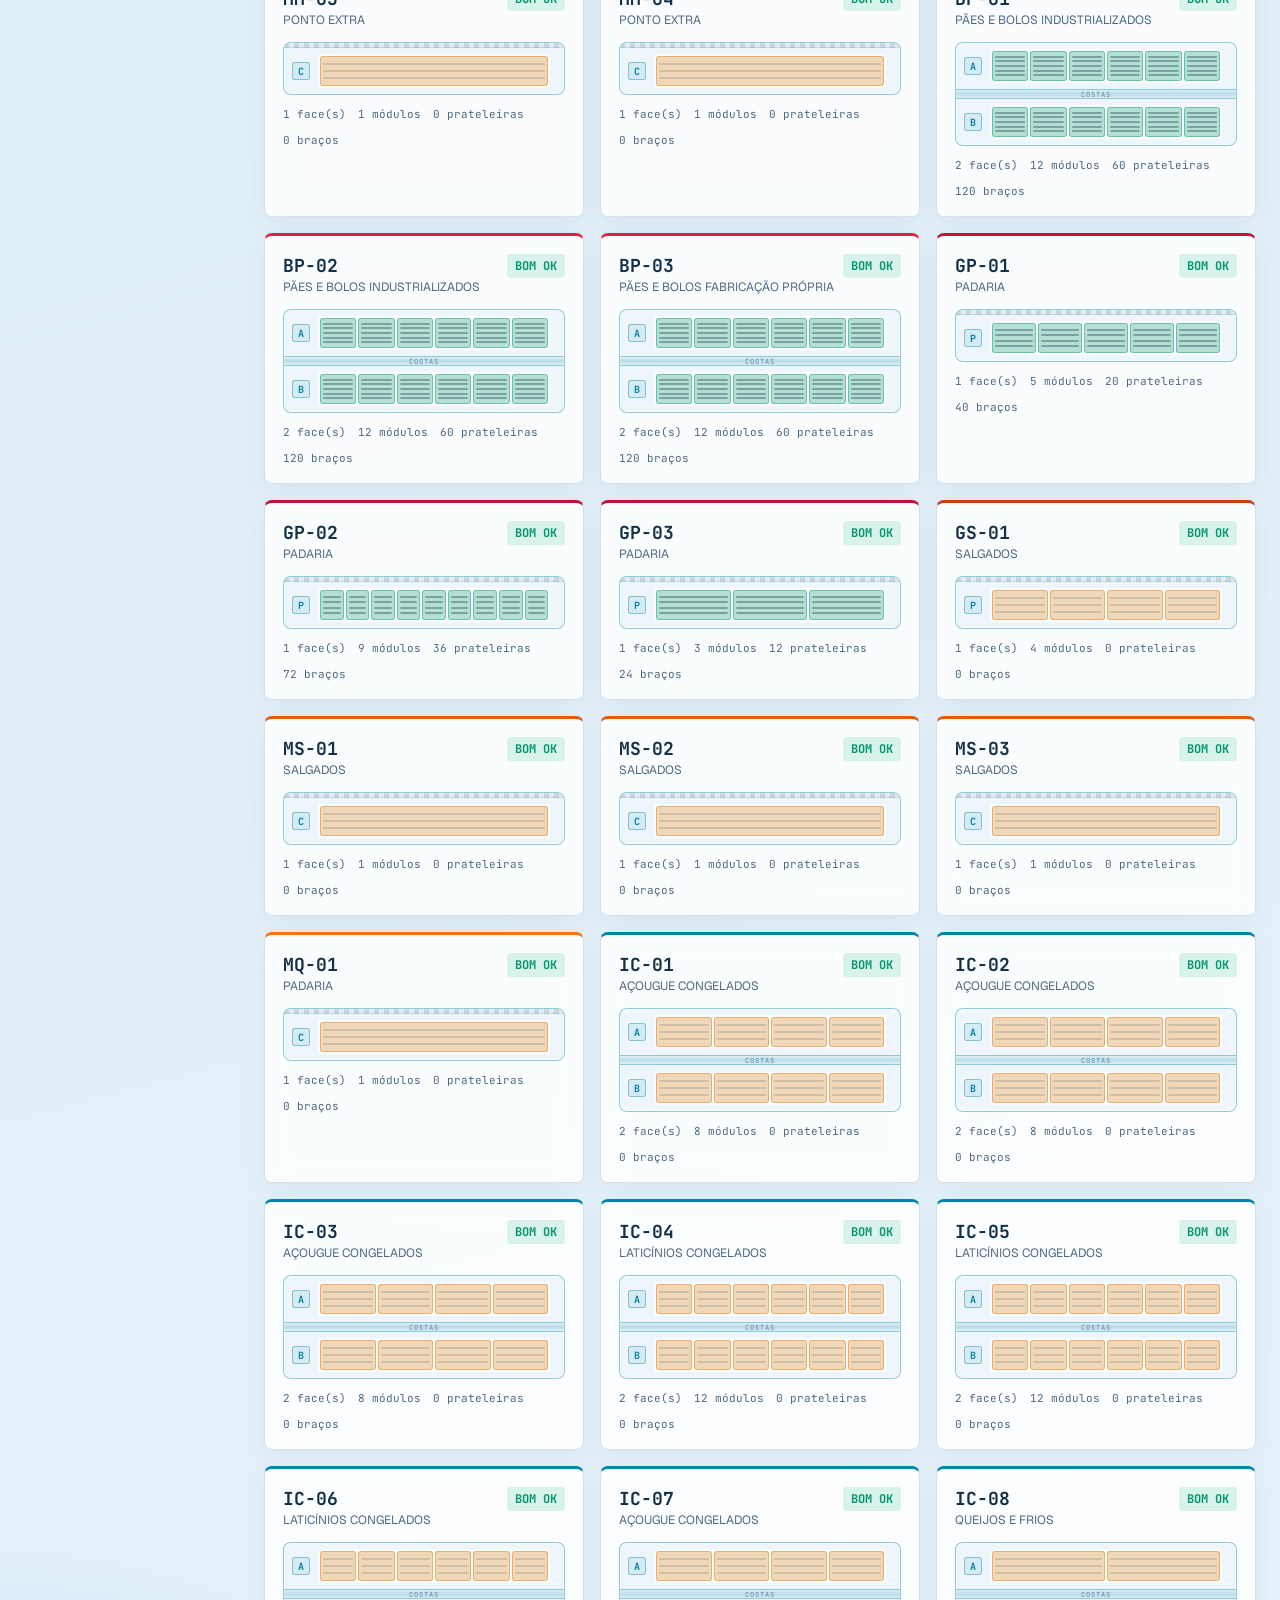
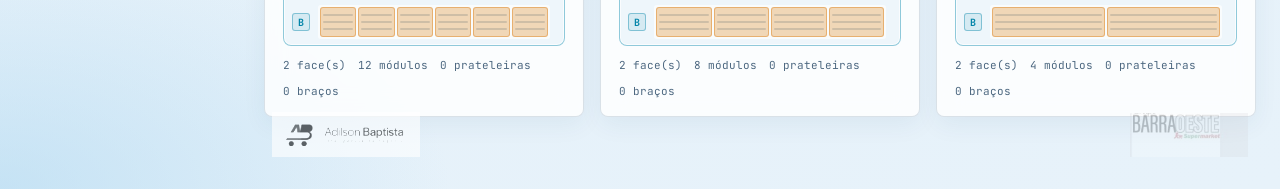
<file: planograma/app.html>
<!DOCTYPE html>
<html lang="pt-BR">
<head>
  <meta charset="utf-8" />
  <meta http-equiv="refresh" content="0; url=index.html?v=analise" />
  <meta http-equiv="Cache-Control" content="no-cache, no-store, must-revalidate" />
  <title>Planograma Loja 18 — Análise</title>
  <link rel="canonical" href="index.html" />
  <script>location.replace("index.html?v=analise");</script>
</head>
<body>
  <p><a href="index.html?v=analise">Abrir análise do Planograma Loja 18</a></p>
</body>
</html>
</file>
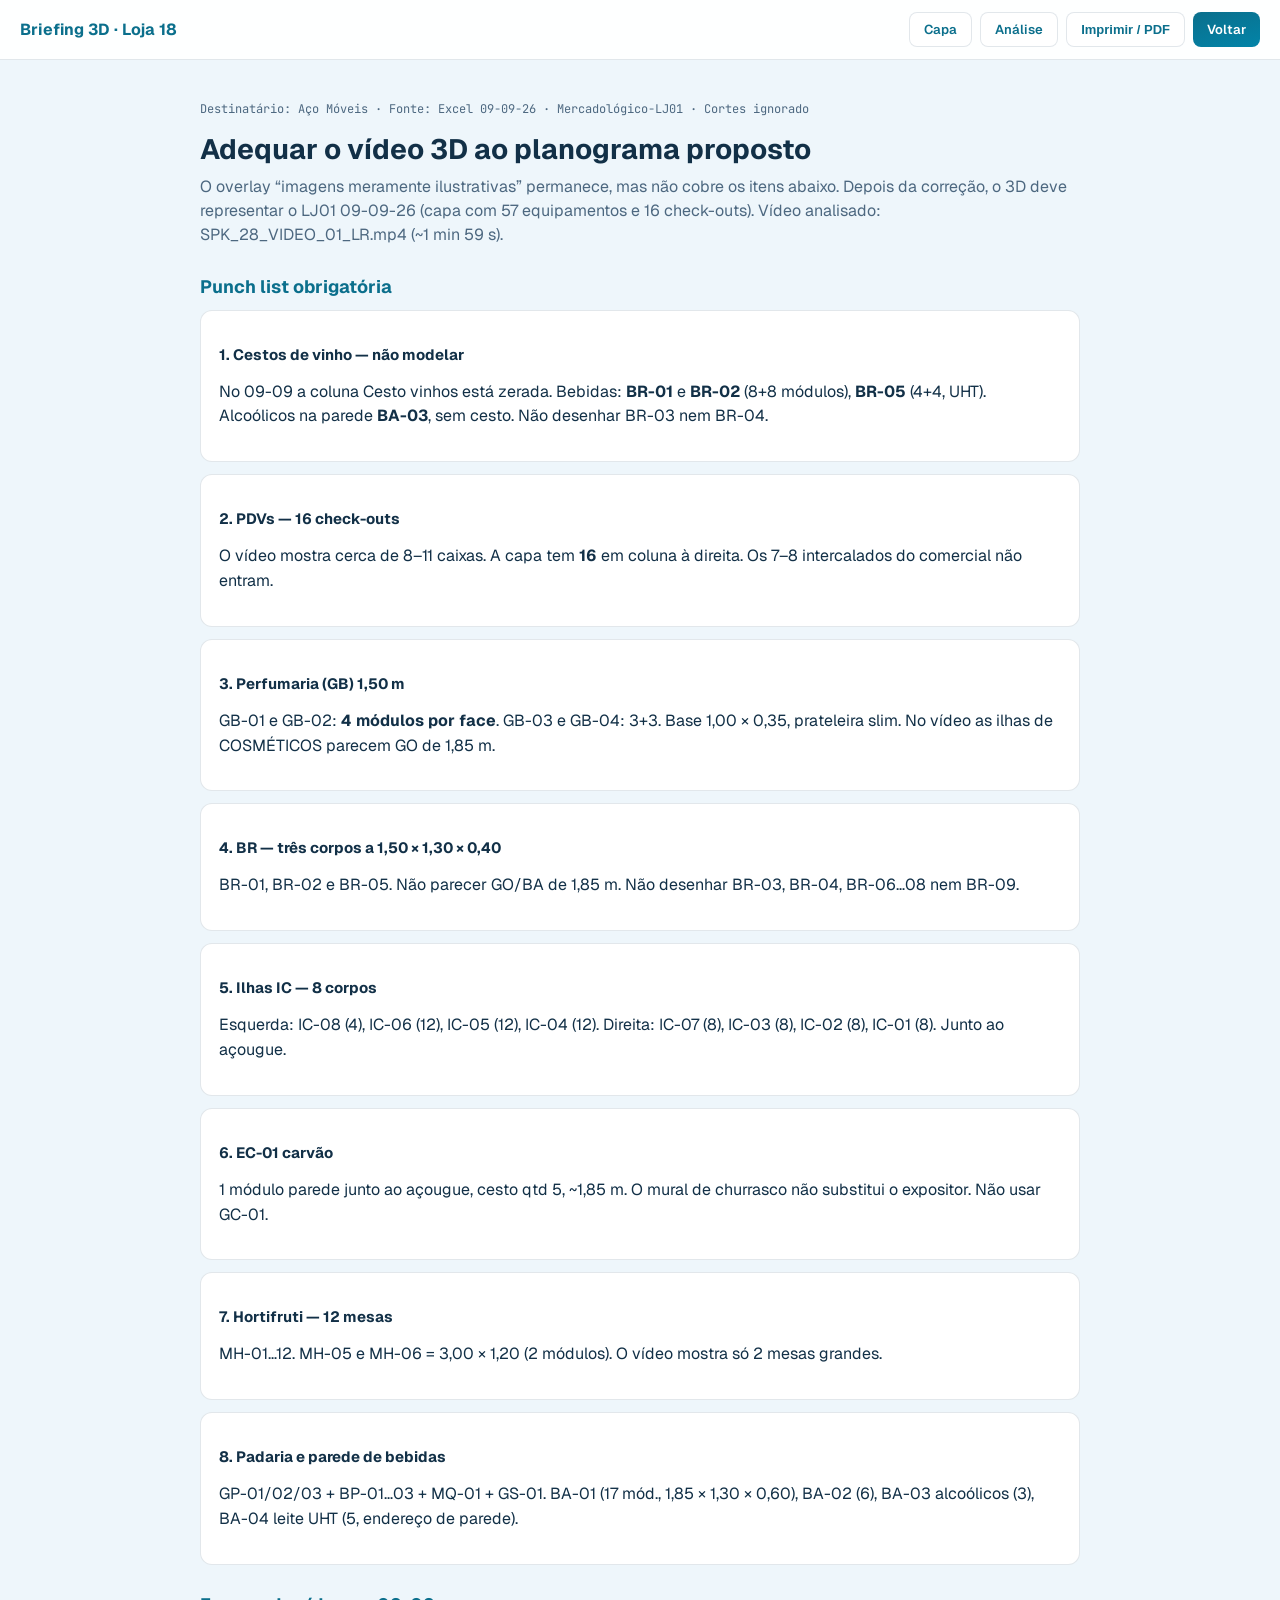
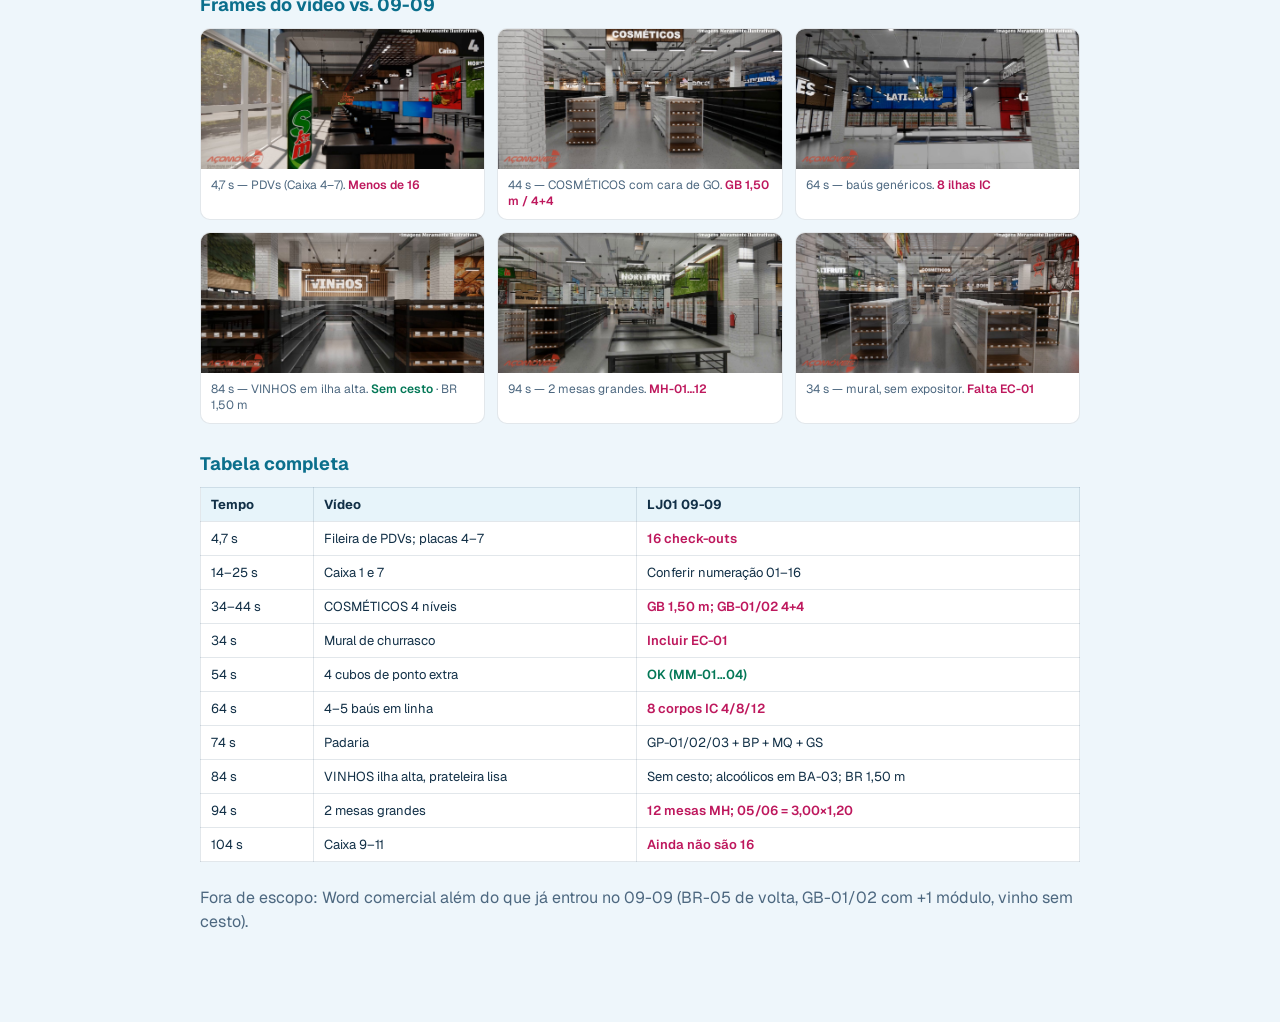
<file: planograma/briefing.html>
<!DOCTYPE html>
<html lang="pt-BR">
<head>
  <meta charset="utf-8" />
  <meta name="viewport" content="width=device-width, initial-scale=1" />
  <title>Briefing 3D — Loja 18 · Aço Móveis</title>
  <link rel="preconnect" href="https://fonts.googleapis.com" />
  <link rel="preconnect" href="https://fonts.gstatic.com" crossorigin />
  <link href="https://fonts.googleapis.com/css2?family=Geist:wght@400;500;600;700&family=JetBrains+Mono:wght@500;700&display=swap" rel="stylesheet" />
  <style>
    :root {
      --ink: #123047;
      --muted: #4d6880;
      --teal: #0b6f8c;
      --line: rgba(18, 60, 95, 0.12);
      --ok: #047857;
      --bad: #be185d;
    }
    * { box-sizing: border-box; }
    html, body { margin: 0; background: #eef6fb; color: var(--ink); font-family: Geist, "Segoe UI", sans-serif; }
    .bar {
      position: sticky; top: 0; z-index: 4;
      display: flex; gap: 10px; align-items: center; justify-content: space-between;
      padding: 12px 20px;
      background: rgba(255,255,255,0.92);
      border-bottom: 1px solid var(--line);
    }
    .bar strong { color: var(--teal); }
    .bar nav { display: flex; gap: 8px; flex-wrap: wrap; }
    .bar a, .bar button {
      display: inline-flex; align-items: center; justify-content: center;
      padding: 8px 14px; border-radius: 8px; text-decoration: none;
      font-size: 13px; font-weight: 600; cursor: pointer; border: 1px solid var(--line);
      background: #fff; color: var(--teal);
    }
    .bar a.primary { background: linear-gradient(165deg, #0b6f8c, #0284a8); color: #fff; border: 0; }
    main { max-width: 920px; margin: 0 auto; padding: 28px 20px 64px; }
    h1 { margin: 0 0 8px; font-size: 28px; }
    .lede { color: var(--muted); margin: 0 0 24px; line-height: 1.5; }
    h2 { margin: 28px 0 12px; font-size: 18px; color: var(--teal); }
    h3 { margin: 18px 0 8px; font-size: 15px; }
    p, li { line-height: 1.55; }
    table { width: 100%; border-collapse: collapse; font-size: 13px; background: #fff; }
    th, td { border: 1px solid var(--line); padding: 8px 10px; text-align: left; vertical-align: top; }
    th { background: #e7f4fa; }
    .ok { color: var(--ok); font-weight: 600; }
    .bad { color: var(--bad); font-weight: 600; }
    .card { background: #fff; border: 1px solid var(--line); border-radius: 12px; padding: 16px 18px; margin: 12px 0; }
    .gallery { display: grid; grid-template-columns: repeat(auto-fill, minmax(220px, 1fr)); gap: 12px; }
    .gallery figure { margin: 0; background: #fff; border: 1px solid var(--line); border-radius: 10px; overflow: hidden; }
    .gallery img { width: 100%; height: 140px; object-fit: cover; display: block; }
    .gallery figcaption { padding: 8px 10px 10px; font-size: 12px; color: var(--muted); }
    .meta { font-family: "JetBrains Mono", Consolas, monospace; font-size: 12px; color: var(--muted); }
    @media print {
      .bar { display: none; }
      body { background: #fff; }
      main { padding-top: 0; }
      .gallery img { height: 110px; }
    }
  </style>
</head>
<body>
  <header class="bar">
    <strong>Briefing 3D · Loja 18</strong>
    <nav>
      <a href="capa.html?v=lj01-0909-26">Capa</a>
      <a href="index.html?v=lj01-0909-26">Análise</a>
      <button type="button" onclick="window.print()">Imprimir / PDF</button>
      <a class="primary" href="capa.html?v=lj01-0909-26">Voltar</a>
    </nav>
  </header>
  <main>
    <p class="meta">Destinatário: Aço Móveis · Fonte: Excel 09-09-26 · Mercadológico-LJ01 · Cortes ignorado</p>
    <h1>Adequar o vídeo 3D ao planograma proposto</h1>
    <p class="lede">O overlay “imagens meramente ilustrativas” permanece, mas não cobre os itens abaixo. Depois da correção, o 3D deve representar o LJ01 09-09-26 (capa com 57 equipamentos e 16 check-outs). Vídeo analisado: SPK_28_VIDEO_01_LR.mp4 (~1 min 59 s).</p>

    <h2>Punch list obrigatória</h2>
    <div class="card">
      <h3>1. Cestos de vinho — não modelar</h3>
      <p>No 09-09 a coluna Cesto vinhos está zerada. Bebidas: <strong>BR-01</strong> e <strong>BR-02</strong> (8+8 módulos), <strong>BR-05</strong> (4+4, UHT). Alcoólicos na parede <strong>BA-03</strong>, sem cesto. Não desenhar BR-03 nem BR-04.</p>
    </div>
    <div class="card">
      <h3>2. PDVs — 16 check-outs</h3>
      <p>O vídeo mostra cerca de 8–11 caixas. A capa tem <strong>16</strong> em coluna à direita. Os 7–8 intercalados do comercial não entram.</p>
    </div>
    <div class="card">
      <h3>3. Perfumaria (GB) 1,50 m</h3>
      <p>GB-01 e GB-02: <strong>4 módulos por face</strong>. GB-03 e GB-04: 3+3. Base 1,00 × 0,35, prateleira slim. No vídeo as ilhas de COSMÉTICOS parecem GO de 1,85 m.</p>
    </div>
    <div class="card">
      <h3>4. BR — três corpos a 1,50 × 1,30 × 0,40</h3>
      <p>BR-01, BR-02 e BR-05. Não parecer GO/BA de 1,85 m. Não desenhar BR-03, BR-04, BR-06…08 nem BR-09.</p>
    </div>
    <div class="card">
      <h3>5. Ilhas IC — 8 corpos</h3>
      <p>Esquerda: IC-08 (4), IC-06 (12), IC-05 (12), IC-04 (12). Direita: IC-07 (8), IC-03 (8), IC-02 (8), IC-01 (8). Junto ao açougue.</p>
    </div>
    <div class="card">
      <h3>6. EC-01 carvão</h3>
      <p>1 módulo parede junto ao açougue, cesto qtd 5, ~1,85 m. O mural de churrasco não substitui o expositor. Não usar GC-01.</p>
    </div>
    <div class="card">
      <h3>7. Hortifruti — 12 mesas</h3>
      <p>MH-01…12. MH-05 e MH-06 = 3,00 × 1,20 (2 módulos). O vídeo mostra só 2 mesas grandes.</p>
    </div>
    <div class="card">
      <h3>8. Padaria e parede de bebidas</h3>
      <p>GP-01/02/03 + BP-01…03 + MQ-01 + GS-01. BA-01 (17 mód., 1,85 × 1,30 × 0,60), BA-02 (6), BA-03 alcoólicos (3), BA-04 leite UHT (5, endereço de parede).</p>
    </div>

    <h2>Frames do vídeo vs. 09-09</h2>
    <div class="gallery">
      <figure>
        <img src="../extracted/spk28_frames/frame_00_004.7s.jpg" alt="PDVs no vídeo" />
        <figcaption>4,7 s — PDVs (Caixa 4–7). <span class="bad">Menos de 16</span></figcaption>
      </figure>
      <figure>
        <img src="../extracted/spk28_frames/frame_04_044.4s.jpg" alt="Cosméticos no vídeo" />
        <figcaption>44 s — COSMÉTICOS com cara de GO. <span class="bad">GB 1,50 m / 4+4</span></figcaption>
      </figure>
      <figure>
        <img src="../extracted/spk28_frames/frame_06_064.3s.jpg" alt="Ilhas de congelados" />
        <figcaption>64 s — baús genéricos. <span class="bad">8 ilhas IC</span></figcaption>
      </figure>
      <figure>
        <img src="../extracted/spk28_frames/frame_08_084.1s.jpg" alt="Corredor de vinhos" />
        <figcaption>84 s — VINHOS em ilha alta. <span class="ok">Sem cesto</span> · BR 1,50 m</figcaption>
      </figure>
      <figure>
        <img src="../extracted/spk28_frames/frame_09_094.0s.jpg" alt="Hortifruti" />
        <figcaption>94 s — 2 mesas grandes. <span class="bad">MH-01…12</span></figcaption>
      </figure>
      <figure>
        <img src="../extracted/spk28_frames/frame_03_034.5s.jpg" alt="Mural de carvão" />
        <figcaption>34 s — mural, sem expositor. <span class="bad">Falta EC-01</span></figcaption>
      </figure>
    </div>

    <h2>Tabela completa</h2>
    <table>
      <thead>
        <tr><th>Tempo</th><th>Vídeo</th><th>LJ01 09-09</th></tr>
      </thead>
      <tbody>
        <tr><td>4,7 s</td><td>Fileira de PDVs; placas 4–7</td><td class="bad">16 check-outs</td></tr>
        <tr><td>14–25 s</td><td>Caixa 1 e 7</td><td>Conferir numeração 01–16</td></tr>
        <tr><td>34–44 s</td><td>COSMÉTICOS 4 níveis</td><td class="bad">GB 1,50 m; GB-01/02 4+4</td></tr>
        <tr><td>34 s</td><td>Mural de churrasco</td><td class="bad">Incluir EC-01</td></tr>
        <tr><td>54 s</td><td>4 cubos de ponto extra</td><td class="ok">OK (MM-01…04)</td></tr>
        <tr><td>64 s</td><td>4–5 baús em linha</td><td class="bad">8 corpos IC 4/8/12</td></tr>
        <tr><td>74 s</td><td>Padaria</td><td>GP-01/02/03 + BP + MQ + GS</td></tr>
        <tr><td>84 s</td><td>VINHOS ilha alta, prateleira lisa</td><td>Sem cesto; alcoólicos em BA-03; BR 1,50 m</td></tr>
        <tr><td>94 s</td><td>2 mesas grandes</td><td class="bad">12 mesas MH; 05/06 = 3,00×1,20</td></tr>
        <tr><td>104 s</td><td>Caixa 9–11</td><td class="bad">Ainda não são 16</td></tr>
      </tbody>
    </table>
    <p class="lede" style="margin-top:24px">Fora de escopo: Word comercial além do que já entrou no 09-09 (BR-05 de volta, GB-01/02 com +1 módulo, vinho sem cesto).</p>
  </main>
</body>
</html>
</file>
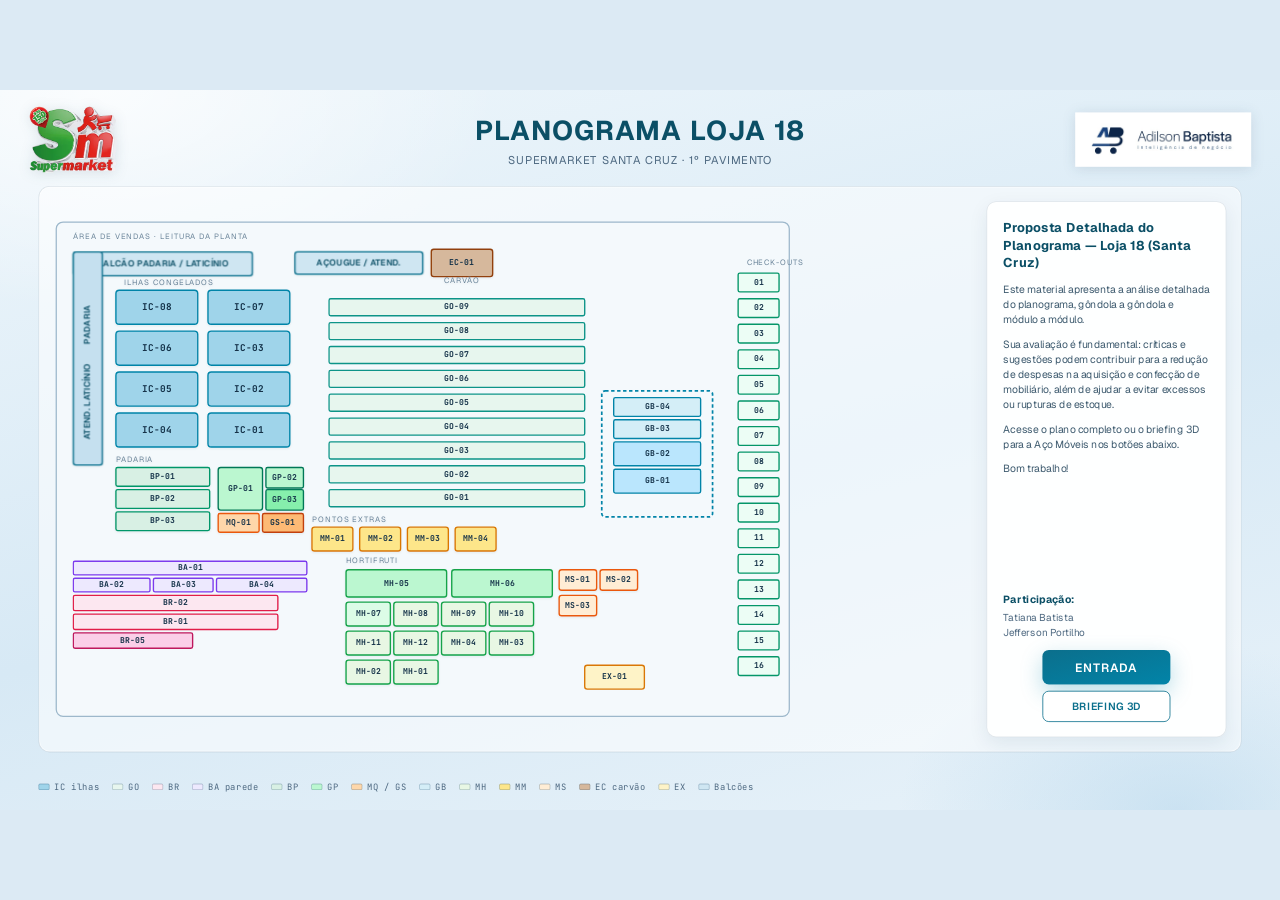
<file: planograma/capa.html>
<!DOCTYPE html>
<html lang="pt-BR">
<head>
  <meta charset="utf-8" />
  <meta name="viewport" content="width=device-width, initial-scale=1" />
  <title>Capa — Planograma Loja 18</title>
  <style>
    @import url("https://fonts.googleapis.com/css2?family=Geist:wght@500;600;700&family=JetBrains+Mono:wght@600;700&display=swap");
    * { box-sizing: border-box; }
    html, body {
      margin: 0;
      width: 100%;
      height: 100%;
      overflow: hidden;
      font-family: "Geist", "Segoe UI", sans-serif;
      background: #dceaf4;
    }
    .viewport {
      width: 100vw;
      height: 100vh;
      height: 100dvh;
      display: flex;
      align-items: center;
      justify-content: center;
      overflow: hidden;
    }
    .stage {
      width: 1600px;
      height: 900px;
      position: relative;
      flex-shrink: 0;
      transform-origin: center center;
      background:
        radial-gradient(900px 500px at 8% 0%, rgba(255,255,255,0.75), transparent 55%),
        radial-gradient(700px 420px at 92% 100%, rgba(180,214,236,0.55), transparent 50%),
        linear-gradient(165deg, #eef6fb 0%, #d7e9f5 55%, #e8f2f9 100%);
    }
    .intro-panel {
      position: absolute;
      top: 18px;
      right: 18px;
      bottom: 18px;
      width: 300px;
      z-index: 6;
      display: flex;
      flex-direction: column;
      padding: 22px 20px 18px;
      border-radius: 12px;
      background: rgba(255, 255, 255, 0.92);
      border: 1px solid rgba(18, 60, 95, 0.12);
      box-shadow: 0 8px 24px rgba(18, 48, 71, 0.08);
      color: #23485c;
    }
    .intro-panel h2 {
      margin: 0 0 14px;
      font-size: 16px;
      font-weight: 700;
      line-height: 1.35;
      letter-spacing: 0.01em;
      color: #0b4f66;
    }
    .intro-panel p {
      margin: 0 0 12px;
      font-size: 13px;
      line-height: 1.45;
      color: #3d5a6e;
    }
    .intro-panel .participacao {
      margin-top: auto;
      margin-bottom: 0;
      font-size: 12.5px;
      line-height: 1.5;
      color: #4d6880;
    }
    .intro-panel .participacao strong {
      display: block;
      margin-bottom: 4px;
      color: #0b4f66;
      font-size: 13px;
    }
    .btn-entrada {
      margin-top: 16px;
      align-self: center;
      display: inline-flex;
      align-items: center;
      justify-content: center;
      min-width: 160px;
      padding: 12px 26px;
      border-radius: 8px;
      background: linear-gradient(165deg, #0b6f8c 0%, #0284a8 100%);
      color: #fff;
      font-size: 15px;
      font-weight: 600;
      letter-spacing: 0.06em;
      text-decoration: none;
      text-transform: uppercase;
      box-shadow: 0 10px 28px rgba(2, 132, 168, 0.28);
    }
    .btn-entrada:hover { filter: brightness(1.05); }
    .btn-row {
      margin-top: 12px;
      align-self: stretch;
      display: flex;
      flex-direction: column;
      gap: 8px;
      align-items: center;
    }
    .btn-row .btn-entrada { margin-top: 0; }
    .btn-briefing {
      display: inline-flex;
      align-items: center;
      justify-content: center;
      min-width: 160px;
      padding: 10px 22px;
      border-radius: 8px;
      border: 1px solid #0b6f8c;
      background: #fff;
      color: #0b6f8c;
      font-size: 13px;
      font-weight: 600;
      letter-spacing: 0.04em;
      text-decoration: none;
      text-transform: uppercase;
    }
    .btn-briefing:hover { background: #e7f4fa; }
    .top-bar {
      position: absolute;
      top: 0;
      left: 0;
      right: 0;
      height: 112px;
      z-index: 5;
      display: grid;
      grid-template-columns: 220px 1fr 220px;
      align-items: center;
      padding: 12px 36px 0;
      gap: 16px;
    }
    .logo-bo {
      justify-self: start;
      height: 88px;
      width: auto;
      max-width: 200px;
      object-fit: contain;
      filter: drop-shadow(0 2px 8px rgba(18,48,71,0.12));
    }
    .title {
      text-align: center;
      justify-self: center;
      max-width: 720px;
      padding: 0 8px;
    }
    .title h1 {
      margin: 0;
      font-size: 34px;
      font-weight: 700;
      letter-spacing: 0.04em;
      color: #0b4f66;
    }
    .title p {
      margin: 6px 0 0;
      font-size: 14px;
      color: #4d6880;
      letter-spacing: 0.08em;
      text-transform: uppercase;
    }
    .logo-abb {
      justify-self: end;
      height: 72px;
      width: auto;
      max-width: 220px;
      object-fit: contain;
      filter: drop-shadow(0 2px 8px rgba(18,48,71,0.12));
    }
    .plan-wrap {
      position: absolute;
      left: 48px;
      right: 48px;
      top: 120px;
      bottom: 72px;
      padding-right: 330px;
      border-radius: 14px;
      background: rgba(255,255,255,0.55);
      border: 1px solid rgba(18,60,95,0.12);
      box-shadow: inset 0 0 0 1px rgba(255,255,255,0.7);
      overflow: hidden;
    }
    svg { width: 100%; height: 100%; display: block; }
    .unit { stroke-width: 1.6; }
    .lbl {
      font-family: "JetBrains Mono", Consolas, monospace;
      font-size: 11px;
      font-weight: 700;
      fill: #123047;
      text-anchor: middle;
      dominant-baseline: middle;
    }
    .lbl-sm { font-size: 9.5px; }
    .lbl-counter {
      font-family: "Geist", "Segoe UI", sans-serif;
      font-size: 10px;
      font-weight: 600;
      fill: #0b4f66;
      text-anchor: middle;
      dominant-baseline: middle;
      letter-spacing: 0.04em;
    }
    .zone-hint {
      font-family: "Geist", "Segoe UI", sans-serif;
      font-size: 9px;
      fill: #6a8499;
      letter-spacing: 0.12em;
      text-transform: uppercase;
    }
    .legend {
      position: absolute;
      left: 48px;
      bottom: 22px;
      display: flex;
      gap: 16px;
      font-size: 11px;
      color: #4d6880;
      font-family: "JetBrains Mono", monospace;
      z-index: 4;
    }
    .legend span { display: inline-flex; align-items: center; gap: 6px; }
    .sw { width: 14px; height: 8px; border-radius: 2px; border: 1px solid rgba(18,60,95,0.25); }
  </style>
</head>
<body>
  <div class="viewport">
  <div class="stage" id="capa">
    <header class="top-bar">
      <img class="logo-bo" src="assets/logo-supermarket.png" alt="Supermarket" />
      <div class="title">
        <h1>PLANOGRAMA LOJA 18</h1>
        <p>Supermarket Santa Cruz · 1º Pavimento</p>
      </div>
      <img class="logo-abb" src="assets/logo-abb.jpeg" alt="Adilson Baptista" />
    </header>

    <!--
      Coordenadas alinhadas à planta 1ºPavto_Planograma (área de vendas):
      - Balcões principais na parede ESQUERDA (Padaria / Laticínio) + Açougue no topo
      - Ilhas IC em duas colunas no alto-esquerda; EC-01 (carvão) junto ao açougue
      - BP + GP-01/02/03 + MQ-01 + GS-01 à esquerda (padaria / salgados)
      - GO-09 (topo) → GO-01 (base) no centro; GB à direita
      - MM pontos extras entre GO e BR; BR-01/02/05 + BA (parede bebidas) inferior esquerdo
      - MH-01…12 hortifruti inferior centro; MS mesas salgados; EX-01 entrada
      - Check-outs em coluna vertical à direita
      Fonte: Excel 09-09-26 / Mercadológico-LJ01 (Cortes ignorado)
    -->
    <div class="plan-wrap">
      <aside class="intro-panel">
        <h2>Proposta Detalhada do Planograma — Loja 18 (Santa Cruz)</h2>
        <p>Este material apresenta a análise detalhada do planograma, gôndola a gôndola e módulo a módulo.</p>
        <p>Sua avaliação é fundamental: críticas e sugestões podem contribuir para a redução de despesas na aquisição e confecção de mobiliário, além de ajudar a evitar excessos ou rupturas de estoque.</p>
        <p>Acesse o plano completo ou o briefing 3D para a Aço Móveis nos botões abaixo.</p>
        <p>Bom trabalho!</p>
        <p class="participacao">
          <strong>Participação:</strong>
          Tatiana Batista<br />
          Jefferson Portilho
        </p>
        <div class="btn-row">
          <a class="btn-entrada" href="index.html?v=lj01-0909-26">Entrada</a>
          <a class="btn-briefing" href="briefing.html?v=lj01-0909-26">Briefing 3D</a>
        </div>
      </aside>
      <svg viewBox="0 0 1100 620" xmlns="http://www.w3.org/2000/svg">
        <defs>
          <filter id="soft" x="-10%" y="-10%" width="120%" height="120%">
            <feDropShadow dx="0" dy="1" stdDeviation="1.2" flood-color="#123047" flood-opacity="0.08"/>
          </filter>
        </defs>

        <!-- piso área de vendas -->
        <rect x="20" y="20" width="860" height="580" rx="8" fill="#f4f9fc" stroke="#9db8cb" stroke-width="1.5"/>
        <text class="zone-hint" x="40" y="40">Área de vendas · leitura da planta</text>

        <!-- ===== BALCÕES PRINCIPAIS (parede esquerda / L) ===== -->
        <g filter="url(#soft)">
          <rect class="unit" x="40" y="55" width="210" height="28" rx="3" fill="#cfe6f2" stroke="#0b6f8c"/>
          <text class="lbl-counter" x="145" y="69">BALCÃO PADARIA / LATICÍNIO</text>
          <rect class="unit" x="40" y="55" width="34" height="250" rx="3" fill="#c5e0ef" stroke="#0b6f8c"/>
          <text class="lbl-counter" x="57" y="140" transform="rotate(-90 57 140)">PADARIA</text>
          <text class="lbl-counter" x="57" y="230" transform="rotate(-90 57 230)">ATEND. LATICÍNIO</text>
          <rect class="unit" x="300" y="55" width="150" height="26" rx="3" fill="#cfe6f2" stroke="#0b6f8c"/>
          <text class="lbl-counter" x="375" y="68">AÇOUGUE / ATEND.</text>
        </g>

        <!-- ===== ILHAS IC — 2 colunas (topo-esq.) ===== -->
        <g id="ilhas" filter="url(#soft)">
          <text class="zone-hint" x="100" y="94">Ilhas congelados</text>
          <!-- col left: IC-08, IC-06, IC-05, IC-04 -->
          <rect class="unit" x="90" y="100" width="96" height="40" rx="4" fill="#9fd4ea" stroke="#0284a8" stroke-width="2"/><text class="lbl" x="138" y="120">IC-08</text>
          <rect class="unit" x="90" y="148" width="96" height="40" rx="4" fill="#9fd4ea" stroke="#0284a8" stroke-width="2"/><text class="lbl" x="138" y="168">IC-06</text>
          <rect class="unit" x="90" y="196" width="96" height="40" rx="4" fill="#9fd4ea" stroke="#0284a8" stroke-width="2"/><text class="lbl" x="138" y="216">IC-05</text>
          <rect class="unit" x="90" y="244" width="96" height="40" rx="4" fill="#9fd4ea" stroke="#0284a8" stroke-width="2"/><text class="lbl" x="138" y="264">IC-04</text>
          <!-- col right: IC-07, IC-03, IC-02, IC-01 -->
          <rect class="unit" x="198" y="100" width="96" height="40" rx="4" fill="#9fd4ea" stroke="#0284a8" stroke-width="2"/><text class="lbl" x="246" y="120">IC-07</text>
          <rect class="unit" x="198" y="148" width="96" height="40" rx="4" fill="#9fd4ea" stroke="#0284a8" stroke-width="2"/><text class="lbl" x="246" y="168">IC-03</text>
          <rect class="unit" x="198" y="196" width="96" height="40" rx="4" fill="#9fd4ea" stroke="#0284a8" stroke-width="2"/><text class="lbl" x="246" y="216">IC-02</text>
          <rect class="unit" x="198" y="244" width="96" height="40" rx="4" fill="#9fd4ea" stroke="#0284a8" stroke-width="2"/><text class="lbl" x="246" y="264">IC-01</text>
        </g>

        <!-- ===== EC-01 carvão — junto ao açougue ===== -->
        <g id="ec" filter="url(#soft)">
          <rect class="unit" x="460" y="52" width="72" height="32" rx="3" fill="#d6b89c" stroke="#92400e" stroke-width="2"/>
          <text class="lbl lbl-sm" x="496" y="68">EC-01</text>
          <text class="zone-hint" x="496" y="92" text-anchor="middle">Carvão</text>
        </g>

        <!-- ===== BP + GP — padaria ===== -->
        <g id="bp" filter="url(#soft)">
          <text class="zone-hint" x="90" y="302">Padaria</text>
          <rect class="unit" x="90" y="308" width="110" height="22" rx="2" fill="#d8f0e4" stroke="#059669"/><text class="lbl lbl-sm" x="145" y="319">BP-01</text>
          <rect class="unit" x="90" y="334" width="110" height="22" rx="2" fill="#d8f0e4" stroke="#059669"/><text class="lbl lbl-sm" x="145" y="345">BP-02</text>
          <rect class="unit" x="90" y="360" width="110" height="22" rx="2" fill="#d8f0e4" stroke="#059669"/><text class="lbl lbl-sm" x="145" y="371">BP-03</text>
          <rect class="unit" x="210" y="308" width="52" height="50" rx="3" fill="#bbf7d0" stroke="#047857" stroke-width="2"/>
          <text class="lbl lbl-sm" x="236" y="333">GP-01</text>
          <rect class="unit" x="266" y="308" width="44" height="24" rx="2" fill="#bbf7d0" stroke="#047857"/>
          <text class="lbl lbl-sm" x="288" y="320">GP-02</text>
          <rect class="unit" x="266" y="334" width="44" height="24" rx="2" fill="#86efac" stroke="#047857"/>
          <text class="lbl lbl-sm" x="288" y="346">GP-03</text>
          <rect class="unit" x="210" y="362" width="48" height="22" rx="2" fill="#fed7aa" stroke="#ea580c"/>
          <text class="lbl lbl-sm" x="234" y="373">MQ-01</text>
          <rect class="unit" x="262" y="362" width="48" height="22" rx="2" fill="#fdba74" stroke="#c2410c"/>
          <text class="lbl lbl-sm" x="286" y="373">GS-01</text>
        </g>

        <!-- ===== GO — centro: GO-09 topo → GO-01 base ===== -->
        <g id="go">
          <rect class="unit" x="340" y="110" width="300" height="20" rx="2" fill="#e7f6ee" stroke="#0d9488"/><text class="lbl lbl-sm" x="490" y="120">GO-09</text>
          <rect class="unit" x="340" y="138" width="300" height="20" rx="2" fill="#e7f6ee" stroke="#0d9488"/><text class="lbl lbl-sm" x="490" y="148">GO-08</text>
          <rect class="unit" x="340" y="166" width="300" height="20" rx="2" fill="#e7f6ee" stroke="#0d9488"/><text class="lbl lbl-sm" x="490" y="176">GO-07</text>
          <rect class="unit" x="340" y="194" width="300" height="20" rx="2" fill="#e7f6ee" stroke="#0d9488"/><text class="lbl lbl-sm" x="490" y="204">GO-06</text>
          <rect class="unit" x="340" y="222" width="300" height="20" rx="2" fill="#e7f6ee" stroke="#0d9488"/><text class="lbl lbl-sm" x="490" y="232">GO-05</text>
          <rect class="unit" x="340" y="250" width="300" height="20" rx="2" fill="#e7f6ee" stroke="#0d9488"/><text class="lbl lbl-sm" x="490" y="260">GO-04</text>
          <rect class="unit" x="340" y="278" width="300" height="20" rx="2" fill="#e7f6ee" stroke="#0d9488"/><text class="lbl lbl-sm" x="490" y="288">GO-03</text>
          <rect class="unit" x="340" y="306" width="300" height="20" rx="2" fill="#e7f6ee" stroke="#0d9488"/><text class="lbl lbl-sm" x="490" y="316">GO-02</text>
          <rect class="unit" x="340" y="334" width="300" height="20" rx="2" fill="#e7f6ee" stroke="#0d9488"/><text class="lbl lbl-sm" x="490" y="344">GO-01</text>
        </g>

        <!-- ===== GB — à direita do GO (GB-01/02: 4+4 mód.; GB-03/04: 3+3) ===== -->
        <g id="gb">
          <rect x="660" y="218" width="130" height="148" rx="4" fill="none" stroke="#0284a8" stroke-width="2" stroke-dasharray="4 3"/>
          <rect class="unit" x="674" y="226" width="102" height="22" rx="2" fill="#d4eef7" stroke="#0284a8"/><text class="lbl lbl-sm" x="725" y="237">GB-04</text>
          <rect class="unit" x="674" y="252" width="102" height="22" rx="2" fill="#d4eef7" stroke="#0284a8"/><text class="lbl lbl-sm" x="725" y="263">GB-03</text>
          <rect class="unit" x="674" y="278" width="102" height="28" rx="2" fill="#bae6fd" stroke="#0284a8"/><text class="lbl lbl-sm" x="725" y="292">GB-02</text>
          <rect class="unit" x="674" y="310" width="102" height="28" rx="2" fill="#bae6fd" stroke="#0284a8"/><text class="lbl lbl-sm" x="725" y="324">GB-01</text>
        </g>

        <!-- ===== MM — pontos extras (entre GO e BR) ===== -->
        <g id="mm" filter="url(#soft)">
          <text class="zone-hint" x="320" y="372">Pontos extras</text>
          <rect class="unit" x="320" y="378" width="48" height="28" rx="3" fill="#fde68a" stroke="#d97706" stroke-width="1.8"/><text class="lbl lbl-sm" x="344" y="392">MM-01</text>
          <rect class="unit" x="376" y="378" width="48" height="28" rx="3" fill="#fde68a" stroke="#d97706" stroke-width="1.8"/><text class="lbl lbl-sm" x="400" y="392">MM-02</text>
          <rect class="unit" x="432" y="378" width="48" height="28" rx="3" fill="#fde68a" stroke="#d97706" stroke-width="1.8"/><text class="lbl lbl-sm" x="456" y="392">MM-03</text>
          <rect class="unit" x="488" y="378" width="48" height="28" rx="3" fill="#fde68a" stroke="#d97706" stroke-width="1.8"/><text class="lbl lbl-sm" x="512" y="392">MM-04</text>
        </g>

        <!-- ===== BR + BA — inferior esquerdo (bebidas / parede) — LJ01 09-09-26 ===== -->
        <g id="br">
          <rect class="unit" x="40" y="418" width="274" height="16" rx="2" fill="#ede9fe" stroke="#7c3aed"/><text class="lbl lbl-sm" x="177" y="426">BA-01</text>
          <rect class="unit" x="40" y="438" width="90" height="16" rx="2" fill="#ede9fe" stroke="#7c3aed"/><text class="lbl lbl-sm" x="85" y="446">BA-02</text>
          <rect class="unit" x="134" y="438" width="70" height="16" rx="2" fill="#ede9fe" stroke="#7c3aed"/><text class="lbl lbl-sm" x="169" y="446">BA-03</text>
          <rect class="unit" x="208" y="438" width="106" height="16" rx="2" fill="#ede9fe" stroke="#7c3aed"/><text class="lbl lbl-sm" x="261" y="446">BA-04</text>
          <rect class="unit" x="40" y="458" width="240" height="18" rx="2" fill="#fce7f0" stroke="#e11d48"/><text class="lbl lbl-sm" x="160" y="467">BR-02</text>
          <rect class="unit" x="40" y="480" width="240" height="18" rx="2" fill="#fce7f0" stroke="#e11d48"/><text class="lbl lbl-sm" x="160" y="489">BR-01</text>
          <rect class="unit" x="40" y="502" width="140" height="18" rx="2" fill="#fbcfe8" stroke="#be185d"/><text class="lbl lbl-sm" x="110" y="511">BR-05</text>
        </g>

        <!-- ===== MH — hortifruti (inferior centro) — 12 mesas, MH-05/06 3,00×1,20 ===== -->
        <g id="mh" filter="url(#soft)">
          <text class="zone-hint" x="360" y="420">Hortifruti</text>
          <rect class="unit" x="360" y="428" width="118" height="32" rx="3" fill="#bbf7d0" stroke="#16a34a" stroke-width="2"/><text class="lbl lbl-sm" x="419" y="444">MH-05</text>
          <rect class="unit" x="484" y="428" width="118" height="32" rx="3" fill="#bbf7d0" stroke="#16a34a" stroke-width="2"/><text class="lbl lbl-sm" x="543" y="444">MH-06</text>
          <rect class="unit" x="360" y="466" width="52" height="28" rx="3" fill="#dcfce7" stroke="#16a34a"/><text class="lbl lbl-sm" x="386" y="480">MH-07</text>
          <rect class="unit" x="416" y="466" width="52" height="28" rx="3" fill="#e8f7e4" stroke="#16a34a"/><text class="lbl lbl-sm" x="442" y="480">MH-08</text>
          <rect class="unit" x="472" y="466" width="52" height="28" rx="3" fill="#e8f7e4" stroke="#16a34a"/><text class="lbl lbl-sm" x="498" y="480">MH-09</text>
          <rect class="unit" x="528" y="466" width="52" height="28" rx="3" fill="#e8f7e4" stroke="#16a34a"/><text class="lbl lbl-sm" x="554" y="480">MH-10</text>
          <rect class="unit" x="360" y="500" width="52" height="28" rx="3" fill="#e8f7e4" stroke="#16a34a"/><text class="lbl lbl-sm" x="386" y="514">MH-11</text>
          <rect class="unit" x="416" y="500" width="52" height="28" rx="3" fill="#e8f7e4" stroke="#16a34a"/><text class="lbl lbl-sm" x="442" y="514">MH-12</text>
          <rect class="unit" x="472" y="500" width="52" height="28" rx="3" fill="#e8f7e4" stroke="#16a34a"/><text class="lbl lbl-sm" x="498" y="514">MH-04</text>
          <rect class="unit" x="528" y="500" width="52" height="28" rx="3" fill="#e8f7e4" stroke="#16a34a"/><text class="lbl lbl-sm" x="554" y="514">MH-03</text>
          <rect class="unit" x="360" y="534" width="52" height="28" rx="3" fill="#e8f7e4" stroke="#16a34a"/><text class="lbl lbl-sm" x="386" y="548">MH-02</text>
          <rect class="unit" x="416" y="534" width="52" height="28" rx="3" fill="#e8f7e4" stroke="#16a34a"/><text class="lbl lbl-sm" x="442" y="548">MH-01</text>
          <rect class="unit" x="610" y="428" width="44" height="24" rx="3" fill="#ffedd5" stroke="#ea580c"/><text class="lbl lbl-sm" x="632" y="440">MS-01</text>
          <rect class="unit" x="658" y="428" width="44" height="24" rx="3" fill="#ffedd5" stroke="#ea580c"/><text class="lbl lbl-sm" x="680" y="440">MS-02</text>
          <rect class="unit" x="610" y="458" width="44" height="24" rx="3" fill="#ffedd5" stroke="#ea580c"/><text class="lbl lbl-sm" x="632" y="470">MS-03</text>
        </g>

        <!-- ===== CHECK-OUTS ===== -->
        <g id="checkouts">
          <text class="zone-hint" x="830" y="70">Check-outs</text>
          <g id="co-list"></g>
        </g>

        <!-- EX-01 perto da entrada -->
        <rect class="unit" x="640" y="540" width="70" height="28" rx="3" fill="#fef3c7" stroke="#d97706"/>
        <text class="lbl lbl-sm" x="675" y="554">EX-01</text>
      </svg>
    </div>

    <div class="legend">
      <span><i class="sw" style="background:#9fd4ea"></i>IC ilhas</span>
      <span><i class="sw" style="background:#e7f6ee"></i>GO</span>
      <span><i class="sw" style="background:#fce7f0"></i>BR</span>
      <span><i class="sw" style="background:#ede9fe"></i>BA parede</span>
      <span><i class="sw" style="background:#d8f0e4"></i>BP</span>
      <span><i class="sw" style="background:#bbf7d0"></i>GP</span>
      <span><i class="sw" style="background:#fed7aa"></i>MQ / GS</span>
      <span><i class="sw" style="background:#d4eef7"></i>GB</span>
      <span><i class="sw" style="background:#e8f7e4"></i>MH</span>
      <span><i class="sw" style="background:#fde68a"></i>MM</span>
      <span><i class="sw" style="background:#ffedd5"></i>MS</span>
      <span><i class="sw" style="background:#d6b89c"></i>EC carvão</span>
      <span><i class="sw" style="background:#fef3c7"></i>EX</span>
      <span><i class="sw" style="background:#cfe6f2"></i>Balcões</span>
    </div>
  </div>
  </div>
  <script>
    // Check-outs 01–16 em coluna (direita da área de vendas)
    const g = document.getElementById("co-list");
    for (let i = 1; i <= 16; i++) {
      const y = 80 + (i - 1) * 30;
      const id = String(i).padStart(2, "0");
      g.innerHTML += `
        <rect class="unit" x="820" y="${y}" width="48" height="22" rx="2" fill="#ecfdf5" stroke="#059669"/>
        <text class="lbl lbl-sm" x="844" y="${y + 11}">${id}</text>`;
    }

    // Escala a capa original 1600×900 para caber inteira na tela
    (function fitStage() {
      const stage = document.getElementById("capa");
      function resize() {
        const sx = window.innerWidth / 1600;
        const sy = window.innerHeight / 900;
        const s = Math.min(sx, sy);
        stage.style.transform = "scale(" + s + ")";
      }
      resize();
      window.addEventListener("resize", resize);
    })();
  </script>
</body>
</html>
</file>
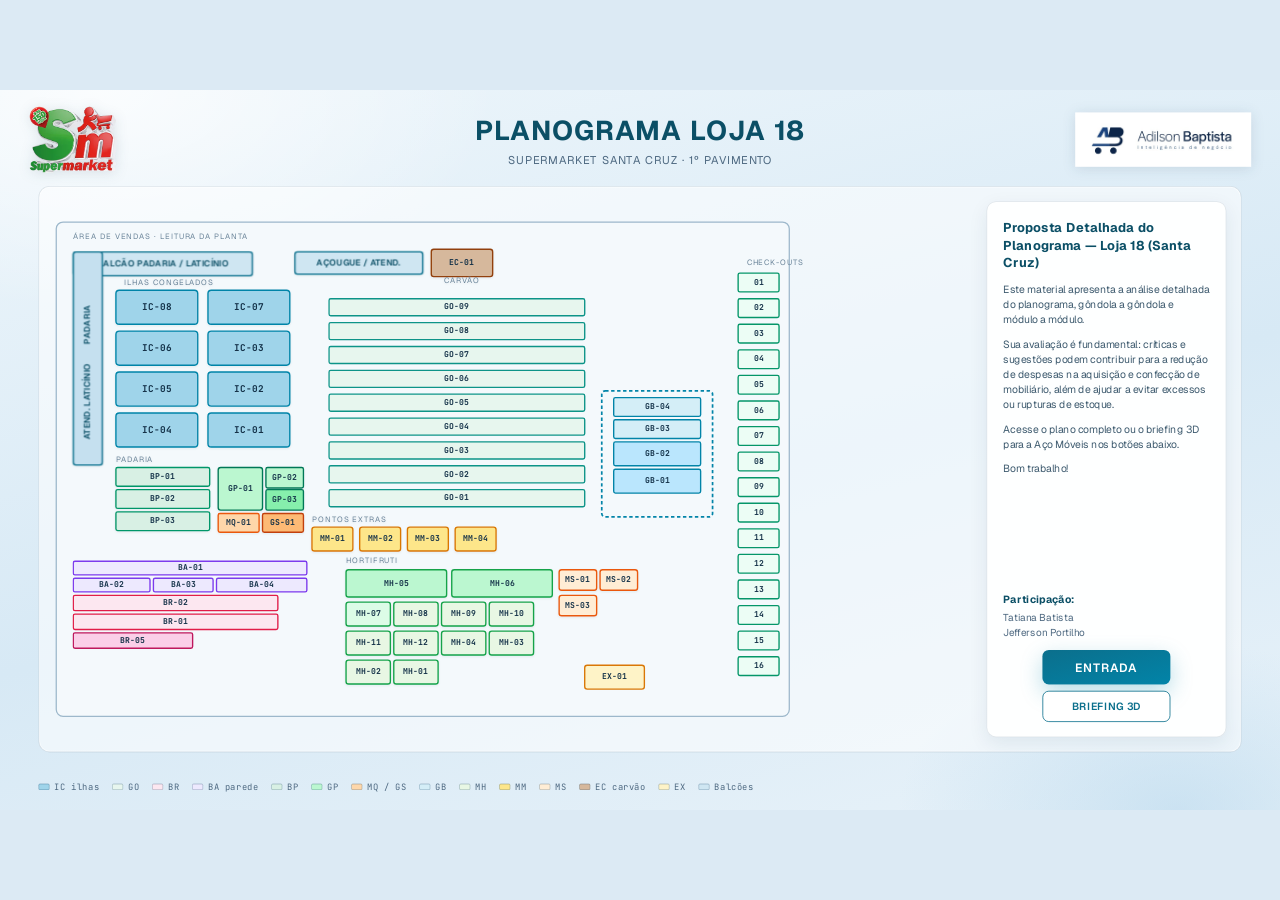
<file: planograma/entrada.html>
<!DOCTYPE html>
<html lang="pt-BR">
<head>
  <meta charset="utf-8" />
  <meta http-equiv="refresh" content="0; url=capa.html" />
  <meta http-equiv="Cache-Control" content="no-cache, no-store, must-revalidate" />
  <title>Planograma Loja 18</title>
  <link rel="canonical" href="capa.html" />
  <script>location.replace("capa.html");</script>
</head>
<body>
  <p><a href="capa.html">Abrir capa do Planograma Loja 18</a></p>
</body>
</html>
</file>
<file: planograma/styles.css>
:root {
  --bg: #e7f2fa;
  --surface: #f3f8fc;
  --surface-low: #eaf3f9;
  --surface-container: #ffffff;
  --surface-high: #d9e8f4;
  --surface-highest: #c9dced;
  --on-surface: #123047;
  --on-variant: #4d6880;
  --outline: rgba(18, 60, 95, 0.14);
  --primary: #0b6f8c;
  --primary-bright: #0284a8;
  --primary-dim: #0e7490;
  --heatmap-green: #059669;
  --heatmap-yellow: #d97706;
  --heatmap-red: #dc2626;
  --go: #0891b2;
  --br: #6366f1;
  --ba: #7c3aed;
  --bp: #e11d48;
  --gp: #be123c;
  --gs: #c2410c;
  --gb: #0ea5b7;
  --gc: #d97706;
  --ec: #92400e;
  --ex: #a16207;
  --ic: #0284a8;
  --mh: #16a34a;
  --mm: #ca8a04;
  --ms: #ea580c;
  --mq: #f97316;
  --radius: 8px;
  --font: "Geist", "Segoe UI", sans-serif;
  --mono: "JetBrains Mono", "Consolas", monospace;
}

* { box-sizing: border-box; }
html, body { margin: 0; min-height: 100%; }
body {
  font-family: var(--font);
  background:
    radial-gradient(1200px 600px at 90% -10%, rgba(125, 198, 232, 0.45), transparent 55%),
    radial-gradient(900px 500px at 0% 100%, rgba(170, 214, 240, 0.55), transparent 50%),
    linear-gradient(165deg, #eef6fb 0%, #d9ebf7 48%, #e7f2fa 100%);
  color: var(--on-surface);
  display: flex;
  min-height: 100vh;
}

/* Sidebar */
.sidebar {
  width: 240px;
  flex-shrink: 0;
  background: rgba(255, 255, 255, 0.72);
  border-right: 1px solid var(--outline);
  display: flex;
  flex-direction: column;
  position: sticky;
  top: 0;
  height: 100vh;
  backdrop-filter: blur(14px);
}
.brand {
  height: 64px;
  display: flex;
  align-items: center;
  gap: 10px;
  padding: 0 20px;
  border-bottom: 1px solid var(--outline);
  font-weight: 600;
  color: var(--primary);
}
.brand .material-symbols-outlined { color: var(--primary-bright); }
.nav { padding: 16px 12px; display: flex; flex-direction: column; gap: 4px; flex: 1; }
.nav button {
  all: unset;
  display: flex;
  align-items: center;
  gap: 12px;
  padding: 12px 14px;
  border-radius: 6px;
  color: var(--on-variant);
  cursor: pointer;
  font-size: 14px;
}
.nav button:hover { background: rgba(2, 132, 168, 0.08); color: var(--on-surface); }
.nav button.active {
  background: rgba(2, 132, 168, 0.14);
  color: var(--primary-bright);
}
.nav button .material-symbols-outlined { font-size: 20px; }
.sidebar-foot {
  padding: 16px;
  border-top: 1px solid var(--outline);
  font-size: 11px;
  color: var(--on-variant);
  font-family: var(--mono);
  letter-spacing: 0.04em;
}

/* Main */
.main { flex: 1; min-width: 0; display: flex; flex-direction: column; }
.topbar {
  height: 64px;
  display: flex;
  align-items: center;
  justify-content: space-between;
  padding: 0 24px;
  border-bottom: 1px solid var(--outline);
  background: rgba(255, 255, 255, 0.78);
  backdrop-filter: blur(12px);
  position: sticky;
  top: 0;
  z-index: 20;
}
.topbar h1 { margin: 0; font-size: 22px; font-weight: 600; }
.filters { display: flex; gap: 10px; align-items: center; flex-wrap: wrap; }
.filters select, .filters input {
  background: #ffffff;
  border: 1px solid var(--outline);
  color: var(--on-surface);
  border-radius: 6px;
  padding: 8px 12px;
  font-size: 13px;
  font-family: var(--font);
}
.filters input { min-width: 200px; }

.content { padding: 24px; display: flex; flex-direction: column; gap: 24px; max-width: 1600px; width: 100%; margin: 0 auto; }

/* Marcas discretas em cada view */
.view-panel {
  position: relative;
  padding-bottom: 48px;
}
.view-logo {
  position: absolute;
  bottom: 8px;
  height: auto;
  pointer-events: none;
  user-select: none;
}
.view-logo-abb {
  left: 8px;
  width: 148px;
  opacity: 0.62;
  /* LogoABB.jpeg → cinza médio, mais contraste */
  filter: grayscale(1) contrast(1.25) brightness(1.15);
}
.view-logo-bo {
  right: 8px;
  width: 118px;
  opacity: 0.22;
  filter: saturate(0.9);
}
.board.view-panel > .view-logo-abb { left: 4px; }
.board.view-panel > .view-logo-bo { right: 4px; }

/* Glass */
.glass {
  background: rgba(255, 255, 255, 0.82);
  backdrop-filter: blur(12px);
  border: 1px solid var(--outline);
  border-radius: var(--radius);
  box-shadow: 0 8px 24px rgba(18, 60, 95, 0.06);
}

/* KPIs */
.kpi-row { display: grid; grid-template-columns: repeat(4, 1fr); gap: 16px; }
.kpi {
  padding: 18px 20px;
  display: flex;
  flex-direction: column;
  gap: 6px;
}
.kpi .label {
  font-family: var(--mono);
  font-size: 11px;
  letter-spacing: 0.08em;
  text-transform: uppercase;
  color: var(--on-variant);
  font-weight: 700;
}
.kpi .value {
  font-family: var(--mono);
  font-size: 28px;
  font-weight: 500;
  letter-spacing: -0.03em;
  color: var(--primary);
}
.kpi .hint { font-size: 12px; color: var(--on-variant); }

/* Layout grid */
.board {
  display: grid;
  grid-template-columns: 1.7fr 1fr;
  gap: 20px;
  align-items: start;
}
.board > div {
  min-width: 0;
  display: flex;
  flex-direction: column;
  min-height: 0;
}
.section-title {
  display: flex;
  justify-content: space-between;
  align-items: flex-end;
  margin-bottom: 12px;
  gap: 12px;
  flex-shrink: 0;
}
.section-title h2 { margin: 0; font-size: 18px; font-weight: 500; }
.legend { display: flex; gap: 14px; flex-wrap: wrap; font-size: 11px; font-family: var(--mono); letter-spacing: 0.06em; text-transform: uppercase; color: var(--on-variant); }
.legend span { display: flex; align-items: center; gap: 6px; }
.legend-hint { opacity: 0.8; letter-spacing: 0.02em; text-transform: none; }
.dot { width: 10px; height: 10px; border-radius: 999px; }
.dot.go { background: var(--go); }
.dot.br { background: var(--br); }
.dot.ba { background: var(--ba); }
.dot.bp { background: var(--bp); }
.dot.gp { background: var(--gp); }
.dot.gs { background: var(--gs); }
.dot.gb { background: var(--gb); }
.dot.ex { background: var(--ex); }
.dot.ec { background: var(--ec); }
.dot.ic { background: var(--ic); }
.dot.mh { background: var(--mh); }
.dot.mm { background: var(--mm); }
.dot.ms { background: var(--ms); }
.dot.mq { background: var(--mq); }
.dot.ok { background: var(--heatmap-green); }
.dot.warn { background: var(--heatmap-yellow); }
.dot.alert { background: var(--heatmap-red); }

/* Floor map — zonas em grid (sem overlap) */
.floor-map {
  display: grid;
  grid-template-columns: 1fr 1fr;
  grid-template-areas:
    "go gb"
    "br bp"
    "ic mh";
  gap: 12px;
  min-height: 560px;
  height: auto;
  overflow: visible;
  padding: 16px;
  background:
    radial-gradient(circle at 1px 1px, rgba(2, 132, 168, 0.12) 1px, transparent 0) 0 0 / 24px 24px,
    #f7fbfe;
}
.floor-zone {
  border: 1px dashed rgba(18, 60, 95, 0.18);
  border-radius: 8px;
  padding: 10px;
  display: flex;
  flex-direction: column;
  gap: 8px;
  min-height: 0;
  background: rgba(232, 243, 250, 0.7);
}
.floor-zone.zone-go { grid-area: go; }
.floor-zone.zone-gb { grid-area: gb; }
.floor-zone.zone-br { grid-area: br; }
.floor-zone.zone-bp { grid-area: bp; }
.floor-zone.zone-ic { grid-area: ic; }
.floor-zone.zone-mh { grid-area: mh; }
.floor-zone-title {
  font-family: var(--mono);
  font-size: 10px;
  letter-spacing: 0.1em;
  text-transform: uppercase;
  color: rgba(18, 60, 95, 0.45);
}
.floor-zone-grid {
  display: grid;
  grid-template-columns: repeat(var(--cols, 3), minmax(0, 1fr));
  gap: 8px;
  align-content: start;
}
.zone-gb .floor-zone-grid { grid-template-columns: 1fr; }
.gondola-chip {
  position: relative;
  border-radius: 6px;
  border: 2px solid;
  display: flex;
  flex-direction: column;
  align-items: center;
  justify-content: center;
  cursor: pointer;
  transition: background 0.15s, border-color 0.15s, transform 0.15s;
  padding: 10px 6px;
  text-align: center;
  min-height: 58px;
  width: 100%;
}
.gondola-chip:hover { transform: translateY(-2px); z-index: 5; }
.gondola-chip.active { outline: 2px solid var(--primary-bright); outline-offset: 2px; }
.gondola-chip .gid {
  font-family: var(--mono);
  font-weight: 700;
  font-size: 13px;
}
.gondola-chip .gmeta { font-size: 9px; color: var(--on-variant); margin-top: 2px; }
.gondola-chip.tipo-GO { border-color: rgba(8,145,178,0.55); background: rgba(8,145,178,0.12); color: var(--go); }
.gondola-chip.tipo-BR { border-color: rgba(99,102,241,0.55); background: rgba(99,102,241,0.1); color: var(--br); }
.gondola-chip.tipo-BA { border-color: rgba(124,58,237,0.55); background: rgba(124,58,237,0.1); color: var(--ba); }
.gondola-chip.tipo-BP { border-color: rgba(225,29,72,0.45); background: rgba(225,29,72,0.08); color: var(--bp); }
.gondola-chip.tipo-GP { border-color: rgba(190,18,60,0.5); background: rgba(190,18,60,0.1); color: var(--gp); }
.gondola-chip.tipo-GS { border-color: rgba(194,65,12,0.5); background: rgba(194,65,12,0.1); color: var(--gs); }
.gondola-chip.tipo-GB { border-color: rgba(14,165,183,0.55); background: rgba(14,165,183,0.12); color: var(--gb); }
.gondola-chip.tipo-GC { border-color: rgba(217,119,6,0.55); background: rgba(217,119,6,0.1); color: var(--gc); }
.gondola-chip.tipo-EC { border-color: rgba(146,64,14,0.55); background: rgba(146,64,14,0.12); color: var(--ec); }
.gondola-chip.tipo-EX { border-color: rgba(161,98,7,0.55); background: rgba(161,98,7,0.1); color: var(--ex); }
.gondola-chip.tipo-IC { border-color: rgba(2,132,168,0.55); background: rgba(2,132,168,0.12); color: var(--ic); }
.gondola-chip.tipo-MH { border-color: rgba(22,163,74,0.55); background: rgba(22,163,74,0.1); color: var(--mh); }
.gondola-chip.tipo-MM { border-color: rgba(202,138,4,0.55); background: rgba(202,138,4,0.12); color: var(--mm); }
.gondola-chip.tipo-MS { border-color: rgba(234,88,12,0.55); background: rgba(234,88,12,0.12); color: var(--ms); }
.gondola-chip.tipo-MQ { border-color: rgba(249,115,22,0.55); background: rgba(249,115,22,0.12); color: var(--mq); }
.gondola-chip.parcial { border-style: dashed; opacity: 0.85; }

/* Category list */
.cat-list {
  display: flex;
  flex-direction: column;
  gap: 12px;
  max-height: 560px;
  overflow-y: auto;
  overflow-x: hidden;
  padding: 2px 8px 16px 2px;
  scrollbar-gutter: stable;
}
.cat-card { padding: 16px 18px; cursor: pointer; transition: border-color 0.15s; }
.cat-card:hover { border-color: rgba(2, 132, 168, 0.35); }
.cat-card.active { border-color: var(--primary-bright); }
.cat-card .top { display: flex; justify-content: space-between; gap: 10px; }
.cat-card h3 { margin: 0; font-size: 16px; font-weight: 600; }
.cat-card .sub { font-size: 12px; color: var(--on-variant); margin-top: 4px; }
.cat-card .score {
  font-family: var(--mono);
  font-size: 22px;
  font-weight: 600;
}
.bar { height: 6px; background: var(--surface-high); border-radius: 999px; margin-top: 12px; overflow: hidden; }
.bar > i { display: block; height: 100%; border-radius: 999px; }
.cat-card .foot {
  display: flex;
  justify-content: space-between;
  margin-top: 10px;
  padding-top: 10px;
  border-top: 1px solid var(--outline);
  font-size: 12px;
  color: var(--on-variant);
  font-family: var(--mono);
}

/* Gondola grid */
.gondola-grid {
  display: grid;
  grid-template-columns: repeat(auto-fill, minmax(280px, 1fr));
  gap: 16px;
}
.gondola-card {
  padding: 18px;
  cursor: pointer;
  transition: transform 0.15s, border-color 0.15s;
  border-top: 3px solid transparent;
}
.gondola-card:hover { transform: translateY(-3px); }
.gondola-card.tipo-GO { border-top-color: var(--go); }
.gondola-card.tipo-BR { border-top-color: var(--br); }
.gondola-card.tipo-BA { border-top-color: var(--ba); }
.gondola-card.tipo-BP { border-top-color: var(--bp); }
.gondola-card.tipo-GP { border-top-color: var(--gp); }
.gondola-card.tipo-GS { border-top-color: var(--gs); }
.gondola-card.tipo-GB { border-top-color: var(--gb); }
.gondola-card.tipo-GC { border-top-color: var(--gc); }
.gondola-card.tipo-EC { border-top-color: var(--ec); }
.gondola-card.tipo-EX { border-top-color: var(--ex); }
.gondola-card.tipo-IC { border-top-color: var(--ic); }
.gondola-card.tipo-MH { border-top-color: var(--mh); }
.gondola-card.tipo-MM { border-top-color: var(--mm); }
.gondola-card.tipo-MS { border-top-color: var(--ms); }
.gondola-card.tipo-MQ { border-top-color: var(--mq); }
.gondola-card.active { border-color: var(--primary-bright); }
.gondola-card .head { display: flex; justify-content: space-between; align-items: flex-start; margin-bottom: 14px; gap: 8px; }
.gondola-card .head .title { font-family: var(--mono); font-size: 18px; font-weight: 700; }
.gondola-card .head .sub { font-size: 12px; color: var(--on-variant); margin-top: 2px; display: -webkit-box; -webkit-line-clamp: 2; -webkit-box-orient: vertical; overflow: hidden; }
.badge {
  font-family: var(--mono);
  font-size: 12px;
  font-weight: 700;
  padding: 4px 8px;
  border-radius: 4px;
  white-space:nowrap;
}
.badge.ok { background: rgba(16,185,129,0.15); color: var(--heatmap-green); }
.badge.warn { background: rgba(245,158,11,0.15); color: var(--heatmap-yellow); }
.badge.alert { background: rgba(239,68,68,0.15); color: var(--heatmap-red); }

/* Uma gôndola = um corpo; faces A/B são lados da mesma unidade */
.gondola-unit {
  background: transparent;
  padding: 0;
}
.gondola-caption {
  font-family: var(--mono);
  font-size: 10px;
  letter-spacing: 0.06em;
  text-transform: uppercase;
  color: var(--on-variant);
  margin-bottom: 8px;
}
.gondola-unit.compact .gondola-caption { display: none; }
.gondola-body {
  display: flex;
  flex-direction: column;
  gap: 0;
  border: 1.5px solid rgba(2, 132, 168, 0.4);
  border-radius: 8px;
  overflow: hidden;
  background: #eef6fb;
  box-shadow: inset 0 0 0 1px rgba(255,255,255,0.7);
}
.gondola-wall {
  height: 5px;
  background: repeating-linear-gradient(
    90deg,
    rgba(18, 60, 95, 0.18) 0 5px,
    rgba(18, 60, 95, 0.06) 5px 10px
  );
  border-bottom: 1px solid rgba(18, 60, 95, 0.12);
}
.gondola-face {
  display: grid;
  grid-template-columns: 20px 1fr auto;
  align-items: center;
  gap: 6px;
  padding: 6px 8px;
  background: transparent;
}
.face-tag {
  font-family: var(--mono);
  font-size: 10px;
  font-weight: 700;
  color: var(--primary-bright);
  width: 18px;
  height: 18px;
  display: inline-flex;
  align-items: center;
  justify-content: center;
  border: 1px solid rgba(2,132,168,0.4);
  border-radius: 3px;
  background: rgba(2,132,168,0.1);
}
.face-meta {
  font-family: var(--mono);
  font-size: 9px;
  color: var(--on-variant);
  white-space: nowrap;
  opacity: 0.85;
}
.gondola-unit.compact .face-meta { display: none; }
.face-modules {
  display: flex;
  gap: 2px;
  min-height: 32px;
  padding: 2px;
  border-radius: 3px;
  background: rgba(255,255,255,0.65);
}
.face-modules.strip {
  min-height: 44px;
  padding: 4px;
  border: 1px solid var(--outline);
  background: #f7fbfe;
}
.gondola-spine {
  display: flex;
  align-items: center;
  justify-content: center;
  height: 10px;
  background: linear-gradient(
    180deg,
    rgba(2,132,168,0.08),
    rgba(2,132,168,0.22),
    rgba(2,132,168,0.08)
  );
  border-top: 1px solid rgba(2,132,168,0.35);
  border-bottom: 1px solid rgba(2,132,168,0.35);
}
.gondola-spine span {
  font-family: var(--mono);
  font-size: 7px;
  letter-spacing: 0.16em;
  text-transform: uppercase;
  color: rgba(18, 60, 95, 0.55);
  line-height: 1;
}
.mod-cell {
  flex: 1;
  min-width: 0;
  border-radius: 3px;
  border: 1px solid transparent;
  min-height: 30px;
  cursor: pointer;
  transition: filter 0.12s;
  display: flex;
  align-items: stretch;
  padding: 3px 2px;
}
.mod-cell:hover { filter: brightness(1.25); }
.mod-cell.ok { background: rgba(5,150,105,0.28); border-color: rgba(5,150,105,0.4); }
.mod-cell.warn { background: rgba(217,119,6,0.28); border-color: rgba(217,119,6,0.4); }
.mod-cell.alert { background: rgba(220,38,38,0.25); border-color: rgba(220,38,38,0.4); }
.mod-cell.empty { background: rgba(18,60,95,0.06); border-color: rgba(18,60,95,0.1); }
.mod-shelves {
  flex: 1;
  display: flex;
  flex-direction: column;
  justify-content: space-evenly;
  gap: 2px;
}
.mod-shelves i {
  display: block;
  height: 2px;
  border-radius: 1px;
  background: rgba(18, 48, 71, 0.35);
}
.mod-shelves.empty-shelves i {
  background: rgba(18, 48, 71, 0.15);
}
.card-stats {
  display: flex;
  gap: 12px;
  margin-top: 12px;
  font-family: var(--mono);
  font-size: 11px;
  color: var(--on-variant);
  flex-wrap: wrap;
}

/* Detail section — sempre acessível pelo menu Detalhe */
.detail {
  display: none;
  flex-direction: column;
  gap: 16px;
  scroll-margin-top: 80px;
}
.detail.open { display: flex; }
.detail-empty {
  padding: 28px 24px;
  text-align: center;
}
.detail-empty h3 {
  margin: 0 0 8px;
  font-size: 18px;
  font-weight: 600;
}
.detail-empty p {
  margin: 0 auto 18px;
  max-width: 420px;
  color: var(--on-variant);
  font-size: 14px;
  line-height: 1.45;
}
.detail-pick-grid {
  display: grid;
  grid-template-columns: repeat(auto-fill, minmax(120px, 1fr));
  gap: 10px;
  text-align: left;
}
.detail-pick {
  all: unset;
  cursor: pointer;
  display: flex;
  flex-direction: column;
  gap: 4px;
  padding: 12px 14px;
  border-radius: 8px;
  border: 1px solid var(--outline);
  background: #ffffff;
  transition: border-color 0.15s, background 0.15s;
}
.detail-pick:hover {
  border-color: rgba(2, 132, 168, 0.45);
  background: rgba(2, 132, 168, 0.08);
}
.detail-pick .pid {
  font-family: var(--mono);
  font-weight: 700;
  font-size: 14px;
  color: var(--primary-bright);
}
.detail-pick .pmeta {
  font-size: 11px;
  color: var(--on-variant);
}
.detail-header {
  display: flex;
  justify-content: space-between;
  align-items: flex-start;
  gap: 16px;
}
.detail-header h2 { margin: 0 0 6px; font-size: 24px; }
.detail-header p { margin: 0; color: var(--on-variant); font-size: 14px; max-width: 720px; }
.detail-actions { display: flex; gap: 8px; }
.btn {
  all: unset;
  cursor: pointer;
  padding: 8px 14px;
  border-radius: 6px;
  font-size: 13px;
  border: 1px solid var(--outline);
  color: var(--on-surface);
  display: inline-flex;
  align-items: center;
  gap: 6px;
}
.btn.primary { background: var(--primary-bright); color: #ffffff; border-color: transparent; font-weight: 600; }
.btn:hover { border-color: rgba(2, 132, 168, 0.45); background: rgba(2, 132, 168, 0.06); }

.detail-unit {
  padding: 16px 18px;
}
.detail-unit > .caption {
  font-family: var(--mono);
  font-size: 10px;
  letter-spacing: 0.08em;
  text-transform: uppercase;
  color: var(--on-variant);
  margin-bottom: 10px;
}
.faces { display: grid; grid-template-columns: repeat(auto-fit, minmax(320px, 1fr)); gap: 16px; }
.face-panel { padding: 18px; }
.face-panel h3 {
  margin: 0 0 4px;
  font-family: var(--mono);
  font-size: 16px;
  color: var(--primary-bright);
}
.face-panel h3 .face-id-muted {
  font-size: 12px;
  font-weight: 500;
  color: var(--on-variant);
  margin-left: 6px;
}
.face-panel .face-cat { font-size: 13px; color: var(--on-variant); margin-bottom: 14px; }
.module-table { width: max-content; min-width: 100%; border-collapse: collapse; font-size: 11px; }
.module-table th {
  white-space: nowrap;
  text-align: left;
  font-family: var(--mono);
  font-size: 10px;
  letter-spacing: 0.08em;
  text-transform: uppercase;
  color: var(--on-variant);
  padding: 8px 6px;
  border-bottom: 1px solid var(--outline);
}
.module-table td {
  padding: 8px 6px;
  border-bottom: 1px solid rgba(18, 60, 95, 0.08);
  vertical-align: top;
}
.module-table tr:hover td { background: rgba(2, 132, 168, 0.05); }
.module-table .mono { font-family: var(--mono); }
.module-table tfoot td {
  font-weight: 600;
  border-bottom: 0;
  border-top: 1px solid var(--outline);
  background: rgba(2, 132, 168, 0.06);
}
.module-table tfoot tr:hover td { background: rgba(2, 132, 168, 0.06); }
.pill {
  display: inline-block;
  padding: 2px 8px;
  border-radius: 4px;
  font-size: 11px;
  font-family: var(--mono);
  background: rgba(18, 60, 95, 0.06);
}
.pill.completo { color: var(--heatmap-green); background: rgba(16,185,129,0.12); }
.pill.parcial { color: var(--heatmap-yellow); background: rgba(245,158,11,0.12); }

.viz-face-strip {
  margin-top: 14px;
  background: #f7fbfe;
  border-radius: 6px;
  padding: 12px;
  border: 1px solid var(--outline);
}
.viz-face-strip .caption {
  font-family: var(--mono);
  font-size: 10px;
  letter-spacing: 0.08em;
  text-transform: uppercase;
  color: var(--on-variant);
  margin-bottom: 8px;
}

/* Peças totalizador */
.pecas-resumo {
  display: grid;
  grid-template-columns: repeat(4, 1fr);
  gap: 12px;
  margin-bottom: 16px;
}
.pecas-resumo-card { padding: 16px 18px; }
.pecas-resumo-card .value {
  font-family: var(--mono);
  font-size: 18px;
  font-weight: 600;
  color: var(--primary);
  letter-spacing: -0.02em;
}
.pecas-resumo-card .hint {
  margin-top: 4px;
  font-size: 12px;
  color: var(--on-variant);
}
.pecas-grupos {
  display: grid;
  grid-template-columns: repeat(2, 1fr);
  gap: 16px;
}
.pecas-grupo { padding: 0; overflow: hidden; }
.pecas-grupo header {
  display: flex;
  justify-content: space-between;
  align-items: center;
  padding: 14px 18px;
  border-bottom: 1px solid var(--outline);
}
.pecas-grupo header h3 {
  margin: 0;
  font-size: 15px;
  font-weight: 600;
}
.pecas-table-wrap { overflow: auto; }
.pecas-table {
  width: 100%;
  border-collapse: collapse;
  font-size: 12px;
}
.pecas-table th {
  text-align: left;
  font-family: var(--mono);
  font-size: 10px;
  letter-spacing: 0.08em;
  text-transform: uppercase;
  color: var(--on-variant);
  padding: 10px 12px;
  border-bottom: 1px solid var(--outline);
  background: #eef6fb;
  position: sticky;
  top: 0;
}
.pecas-table td {
  padding: 10px 12px;
  border-bottom: 1px solid rgba(18, 60, 95, 0.08);
  vertical-align: middle;
}
.pecas-table tr:hover td { background: rgba(2, 132, 168, 0.05); }
.pecas-table tr.zero td { opacity: 0.45; }
.pecas-table .mono { font-family: var(--mono); }
.pecas-table .qtd {
  font-size: 14px;
  font-weight: 700;
  color: var(--primary-bright);
}
.pecas-table .frase { color: var(--on-variant); }

@media (max-width: 1100px) {
  .pecas-grupos { grid-template-columns: 1fr; }
  .pecas-resumo { grid-template-columns: repeat(2, 1fr); }
}
@media (max-width: 640px) {
  .pecas-resumo { grid-template-columns: 1fr; }
}

/* Help criteria modal */
.btn-help {
  all: unset;
  box-sizing: border-box;
  width: 36px;
  height: 36px;
  display: inline-flex;
  align-items: center;
  justify-content: center;
  border-radius: 50%;
  border: 1px solid var(--outline);
  background: #ffffff;
  color: var(--primary);
  cursor: pointer;
  flex-shrink: 0;
  transition: background 0.15s, border-color 0.15s, color 0.15s;
}
.btn-help:hover,
.btn-help:focus-visible {
  background: rgba(2, 132, 168, 0.12);
  border-color: rgba(2, 132, 168, 0.45);
  color: var(--primary-bright);
  outline: none;
}
.btn-help .material-symbols-outlined { font-size: 22px; font-variation-settings: "FILL" 0; }

.help-overlay {
  position: fixed;
  inset: 0;
  z-index: 80;
  display: flex;
  align-items: center;
  justify-content: center;
  padding: 24px;
  background: rgba(18, 48, 71, 0.42);
  backdrop-filter: blur(4px);
}
.help-overlay[hidden] { display: none !important; }
.help-panel {
  width: min(720px, 100%);
  max-height: min(88vh, 900px);
  display: flex;
  flex-direction: column;
  padding: 0;
  overflow: hidden;
  box-shadow: 0 18px 48px rgba(18, 48, 71, 0.22);
}
.help-head {
  display: flex;
  align-items: flex-start;
  justify-content: space-between;
  gap: 16px;
  padding: 20px 22px 14px;
  border-bottom: 1px solid var(--outline);
  background: #f7fbfe;
}
.help-head h2 { margin: 0; font-size: 20px; font-weight: 600; }
.help-head p { margin: 4px 0 0; font-size: 13px; color: var(--on-variant); }
.help-body {
  padding: 8px 22px 22px;
  overflow: auto;
  display: flex;
  flex-direction: column;
  gap: 4px;
}
.help-block {
  padding: 14px 0;
  border-bottom: 1px solid rgba(18, 60, 95, 0.08);
}
.help-block:last-child { border-bottom: 0; }
.help-block h3 {
  margin: 0 0 8px;
  font-size: 14px;
  font-weight: 600;
  color: var(--primary);
}
.help-block p,
.help-block li {
  margin: 0 0 8px;
  font-size: 13px;
  line-height: 1.55;
  color: var(--on-surface);
}
.help-block ul {
  margin: 0;
  padding-left: 18px;
}
.help-note {
  margin-top: 10px !important;
  padding: 10px 12px;
  border-radius: 6px;
  background: rgba(217, 119, 6, 0.08);
  border: 1px solid rgba(217, 119, 6, 0.22);
  color: var(--on-surface) !important;
  font-size: 12px !important;
}
.help-swatches {
  display: flex;
  flex-wrap: wrap;
  gap: 10px 16px;
  margin-top: 8px;
}
.help-swatch {
  display: inline-flex;
  align-items: center;
  gap: 8px;
  font-family: var(--mono);
  font-size: 11px;
  color: var(--on-variant);
}
.help-swatch .sw {
  display: inline-block;
  width: 28px;
  height: 4px;
  border-radius: 2px;
}
.help-swatch .sw.go { background: var(--go); }
.help-swatch .sw.br { background: var(--br); }
.help-swatch .sw.ba { background: var(--ba); }
.help-swatch .sw.bp { background: var(--bp); }
.help-swatch .sw.gp { background: var(--gp); }
.help-swatch .sw.gs { background: var(--gs); }
.help-swatch .sw.gb { background: var(--gb); }
.help-swatch .sw.gc { background: var(--gc); }
.help-swatch .sw.ec { background: var(--ec); }
.help-swatch .sw.ex { background: var(--ex); }
.help-swatch .sw.ic { background: var(--ic); }
.help-swatch .sw.mh { background: var(--mh); }

.help-table {
  width: 100%;
  border-collapse: collapse;
  font-size: 12px;
  margin-top: 6px;
}
.help-table th,
.help-table td {
  text-align: left;
  padding: 8px 10px;
  border-bottom: 1px solid rgba(18, 60, 95, 0.08);
  vertical-align: top;
}
.help-table th {
  font-family: var(--mono);
  font-size: 10px;
  letter-spacing: 0.06em;
  text-transform: uppercase;
  color: var(--on-variant);
  background: #eef6fb;
}
.help-table td:first-child { white-space: nowrap; }

.help-mod-row {
  display: flex;
  flex-direction: column;
  gap: 10px;
  margin: 10px 0;
}
.help-mod-sample {
  display: grid;
  grid-template-columns: 48px 1fr;
  gap: 12px;
  align-items: center;
  font-size: 13px;
}
.help-mod-sample .mod-cell {
  height: 36px;
  min-height: 36px;
  cursor: default;
}
.help-mod-sample .mod-cell:hover { filter: none; }
.help-resumo { background: rgba(2, 132, 168, 0.04); margin: 8px -10px 0; padding: 14px 10px !important; border-radius: 8px; border-bottom: 0 !important; }

body.help-open { overflow: hidden; }

/* Scrollbar */
::-webkit-scrollbar { width: 8px; height: 8px; }
::-webkit-scrollbar-track { background: rgba(18, 60, 95, 0.06); }
::-webkit-scrollbar-thumb { background: rgba(2, 132, 168, 0.28); border-radius: 4px; }

@media (max-width: 1100px) {
  .sidebar { display: none; }
  .board { grid-template-columns: 1fr; }
  .kpi-row { grid-template-columns: repeat(2, 1fr); }
  .floor-map {
    grid-template-columns: 1fr;
    grid-template-areas:
      "go"
      "gb"
      "br"
      "bp";
    min-height: 0;
  }
  .cat-list { max-height: 420px; }
}
@media (max-width: 640px) {
  .kpi-row { grid-template-columns: 1fr; }
  .content { padding: 16px; }
  .topbar { padding: 0 16px; height: auto; min-height: 64px; flex-wrap: wrap; gap: 10px; padding-top: 12px; padding-bottom: 12px; }
}
</file>
